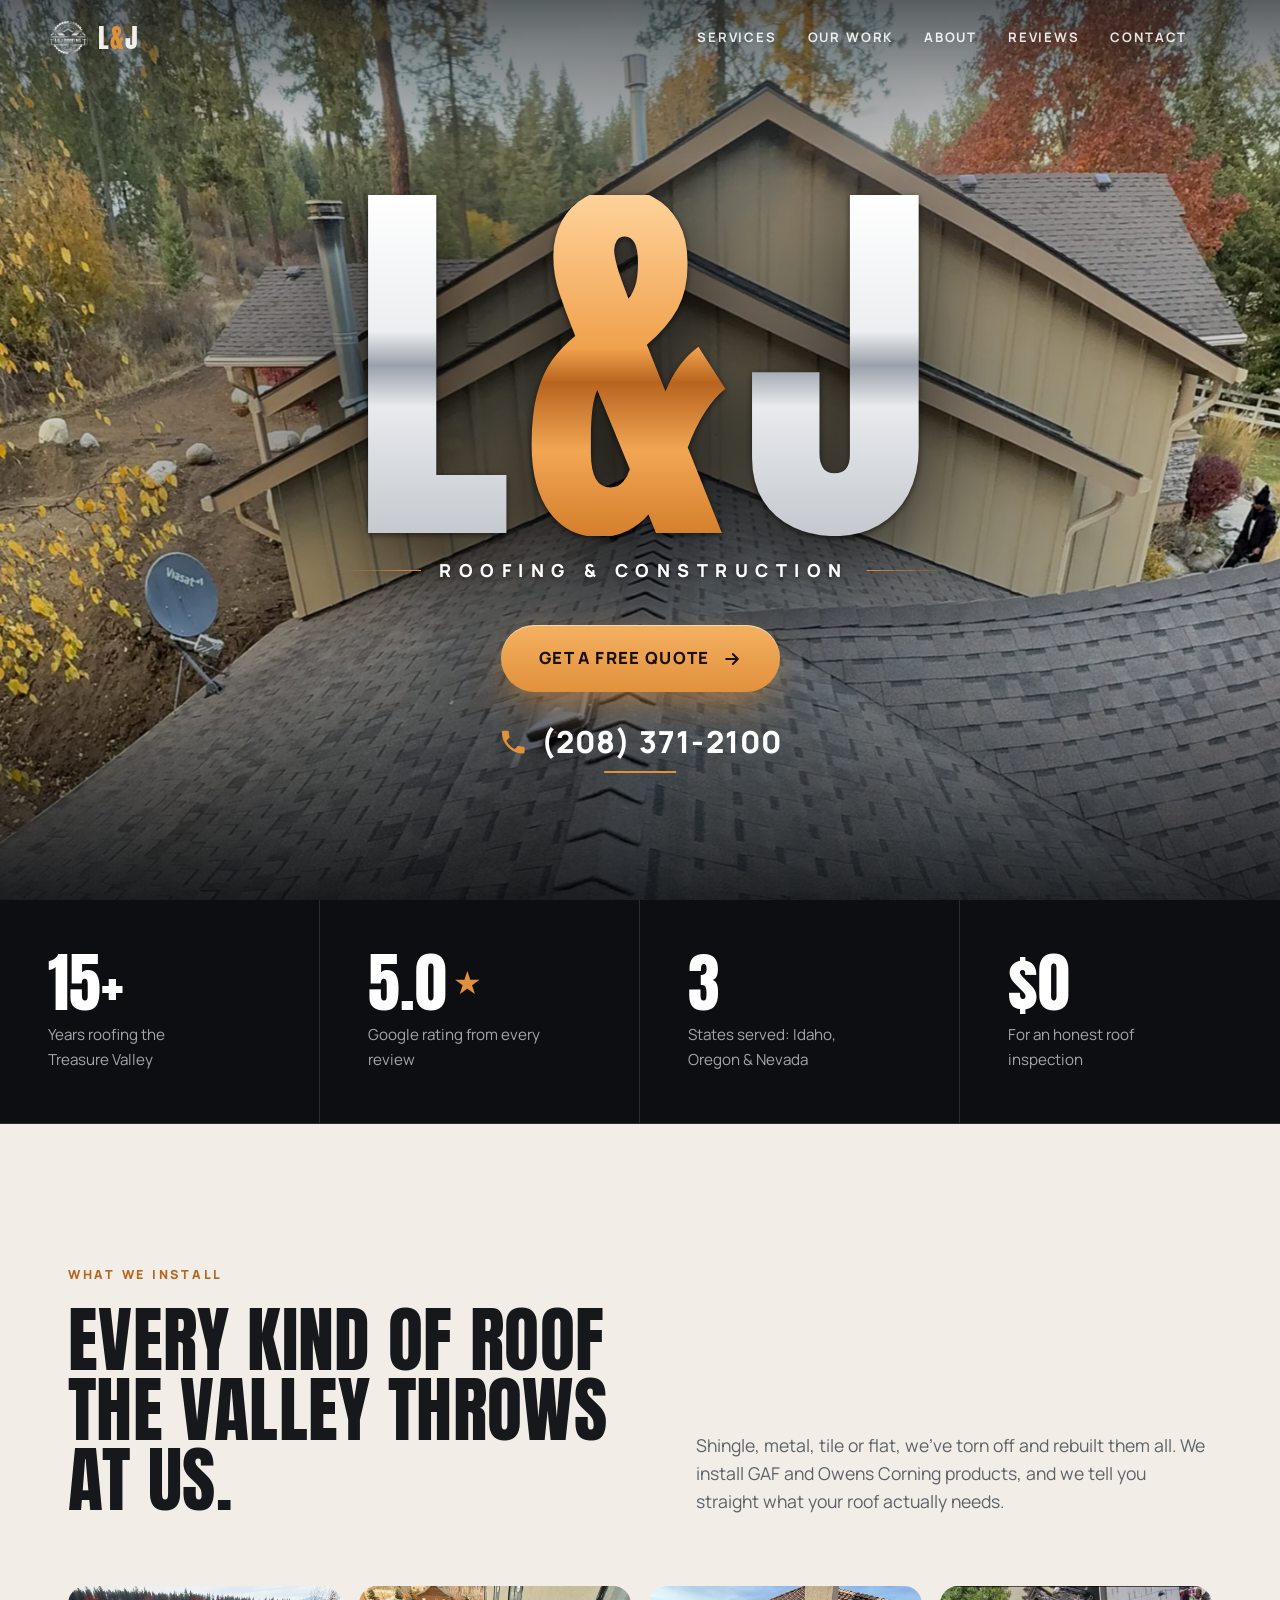
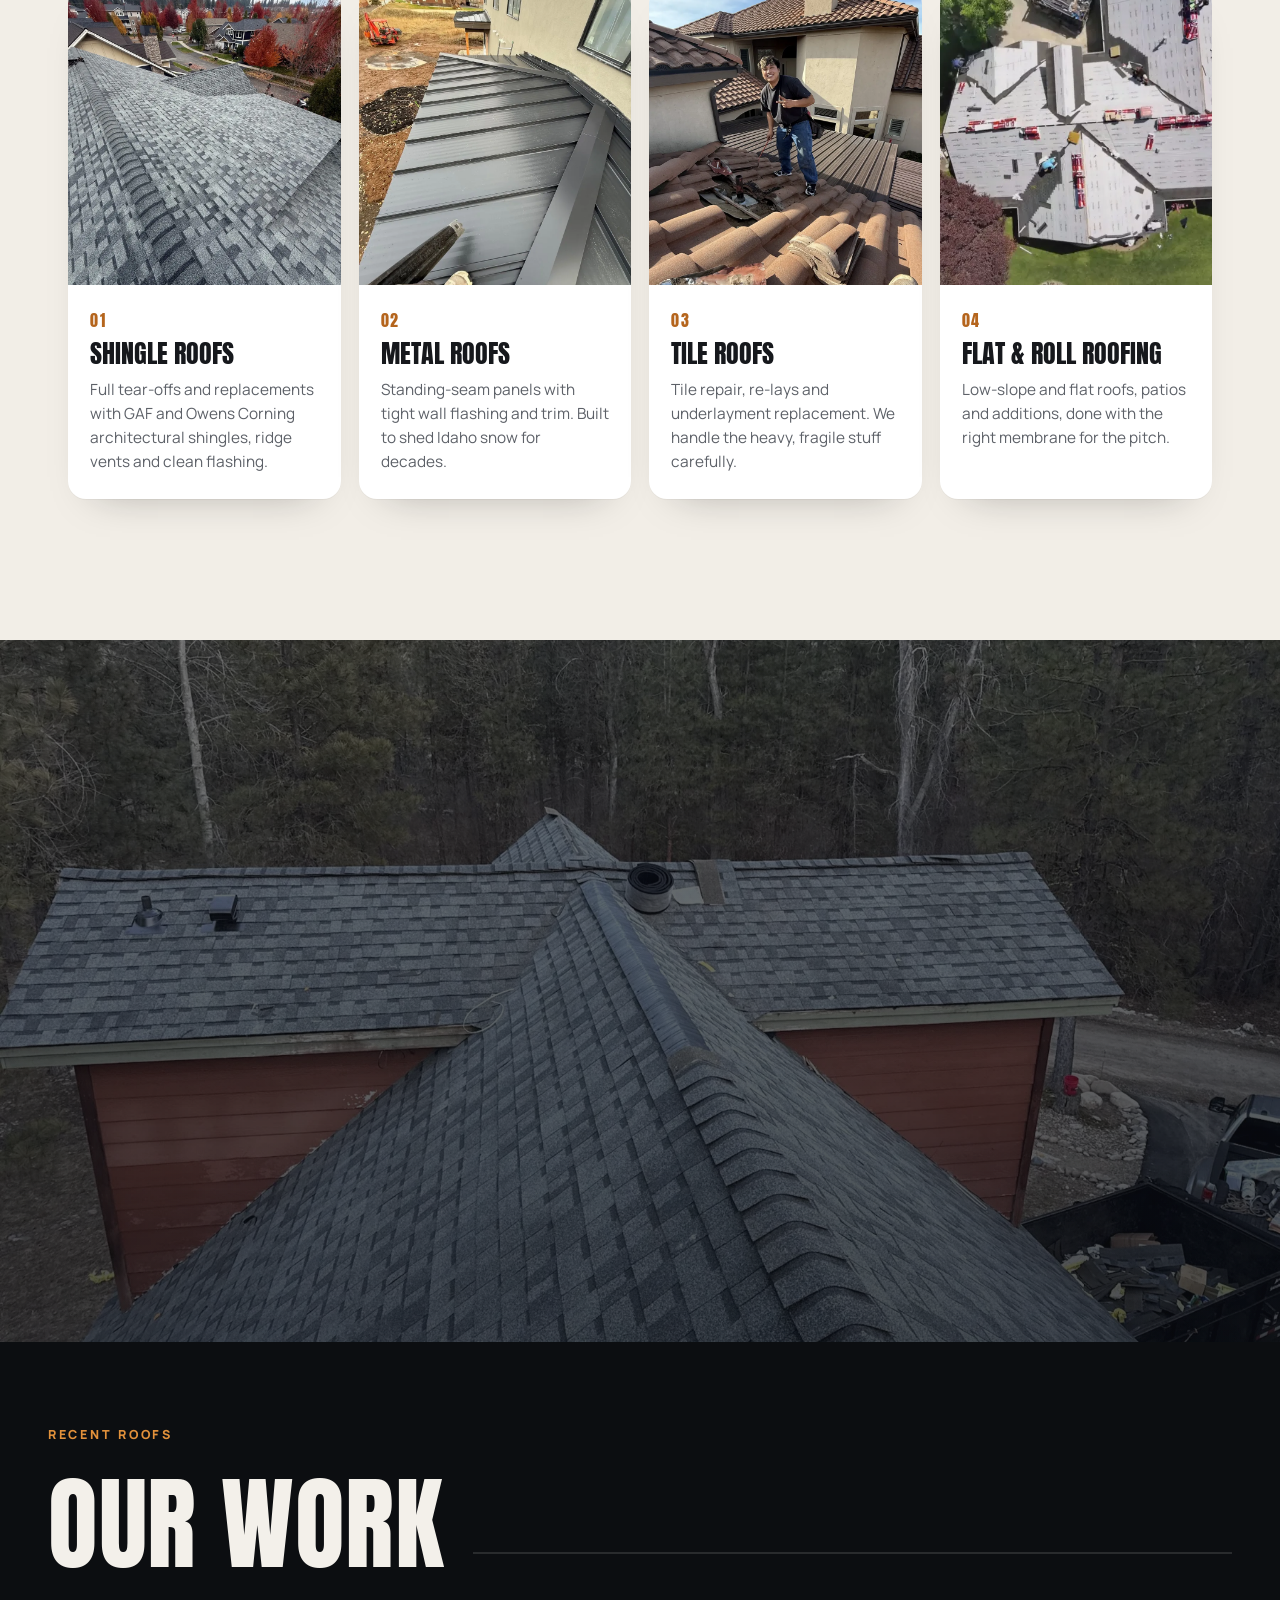
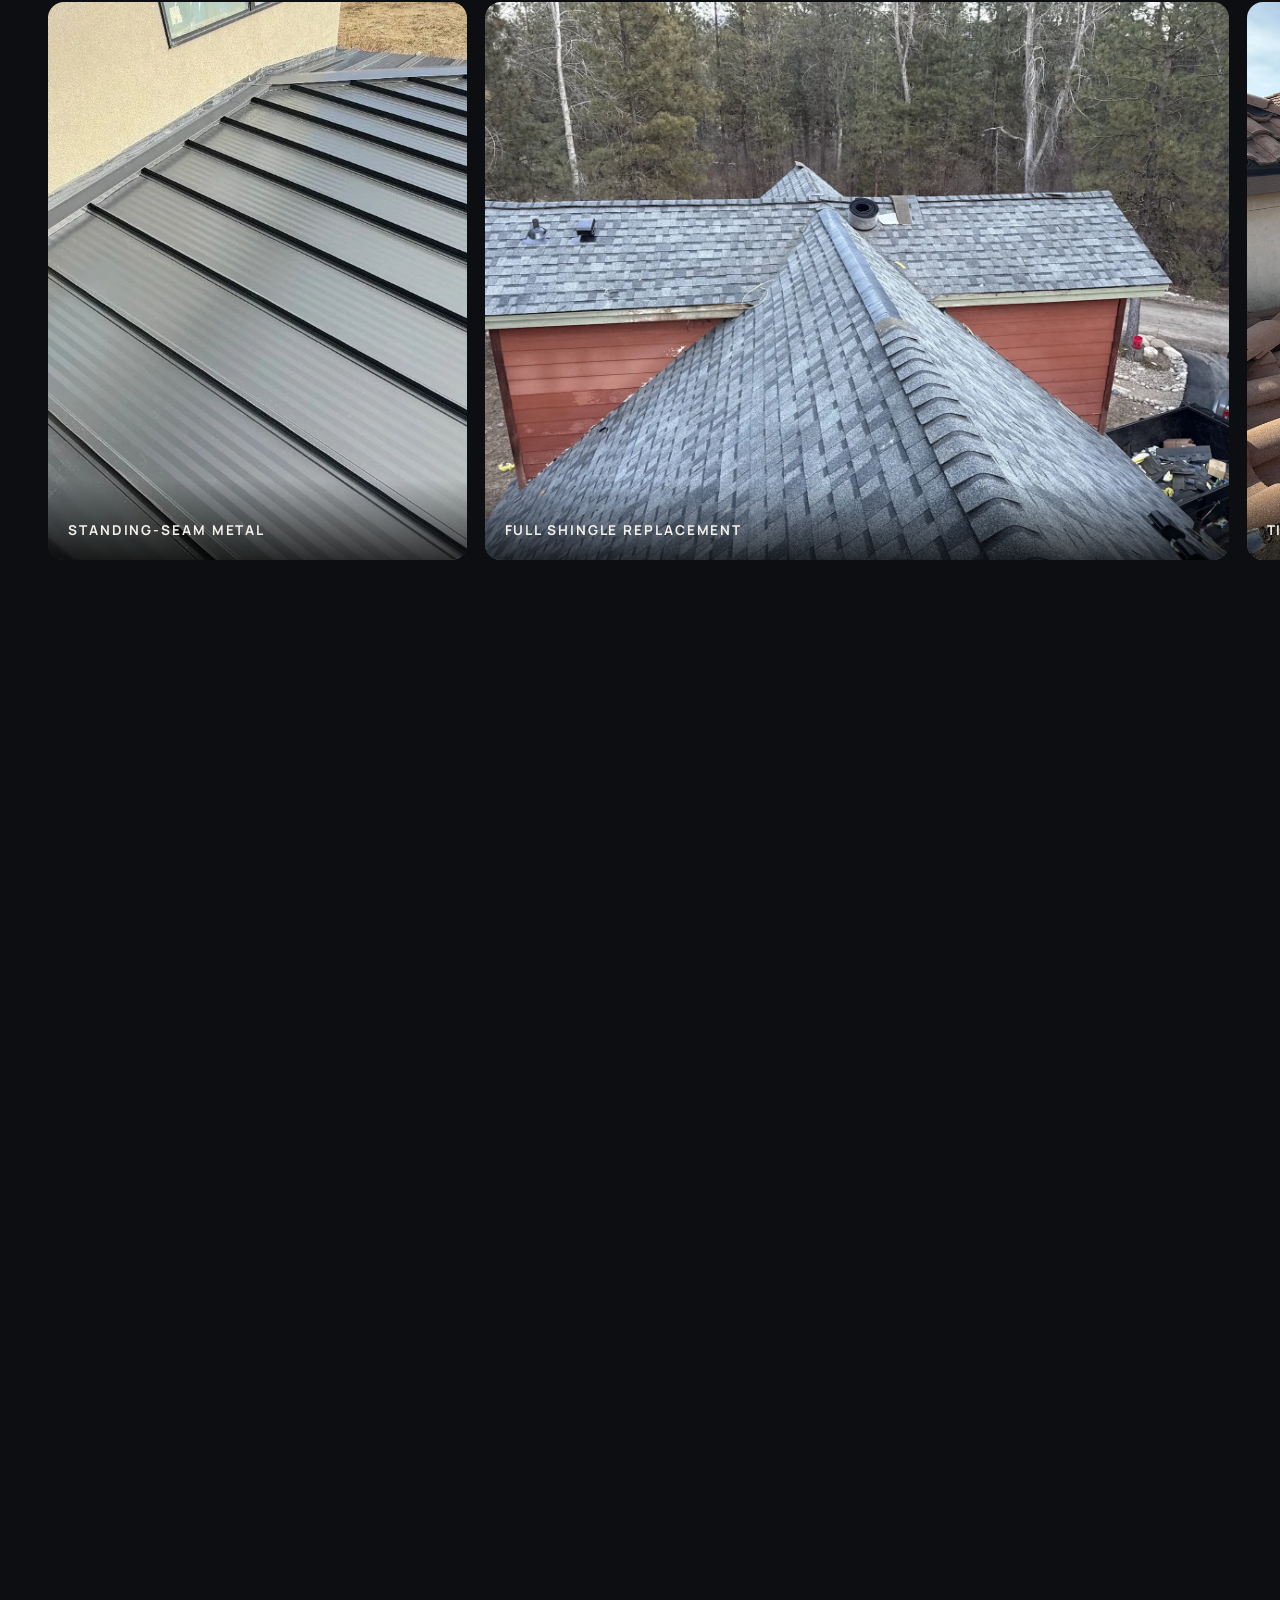
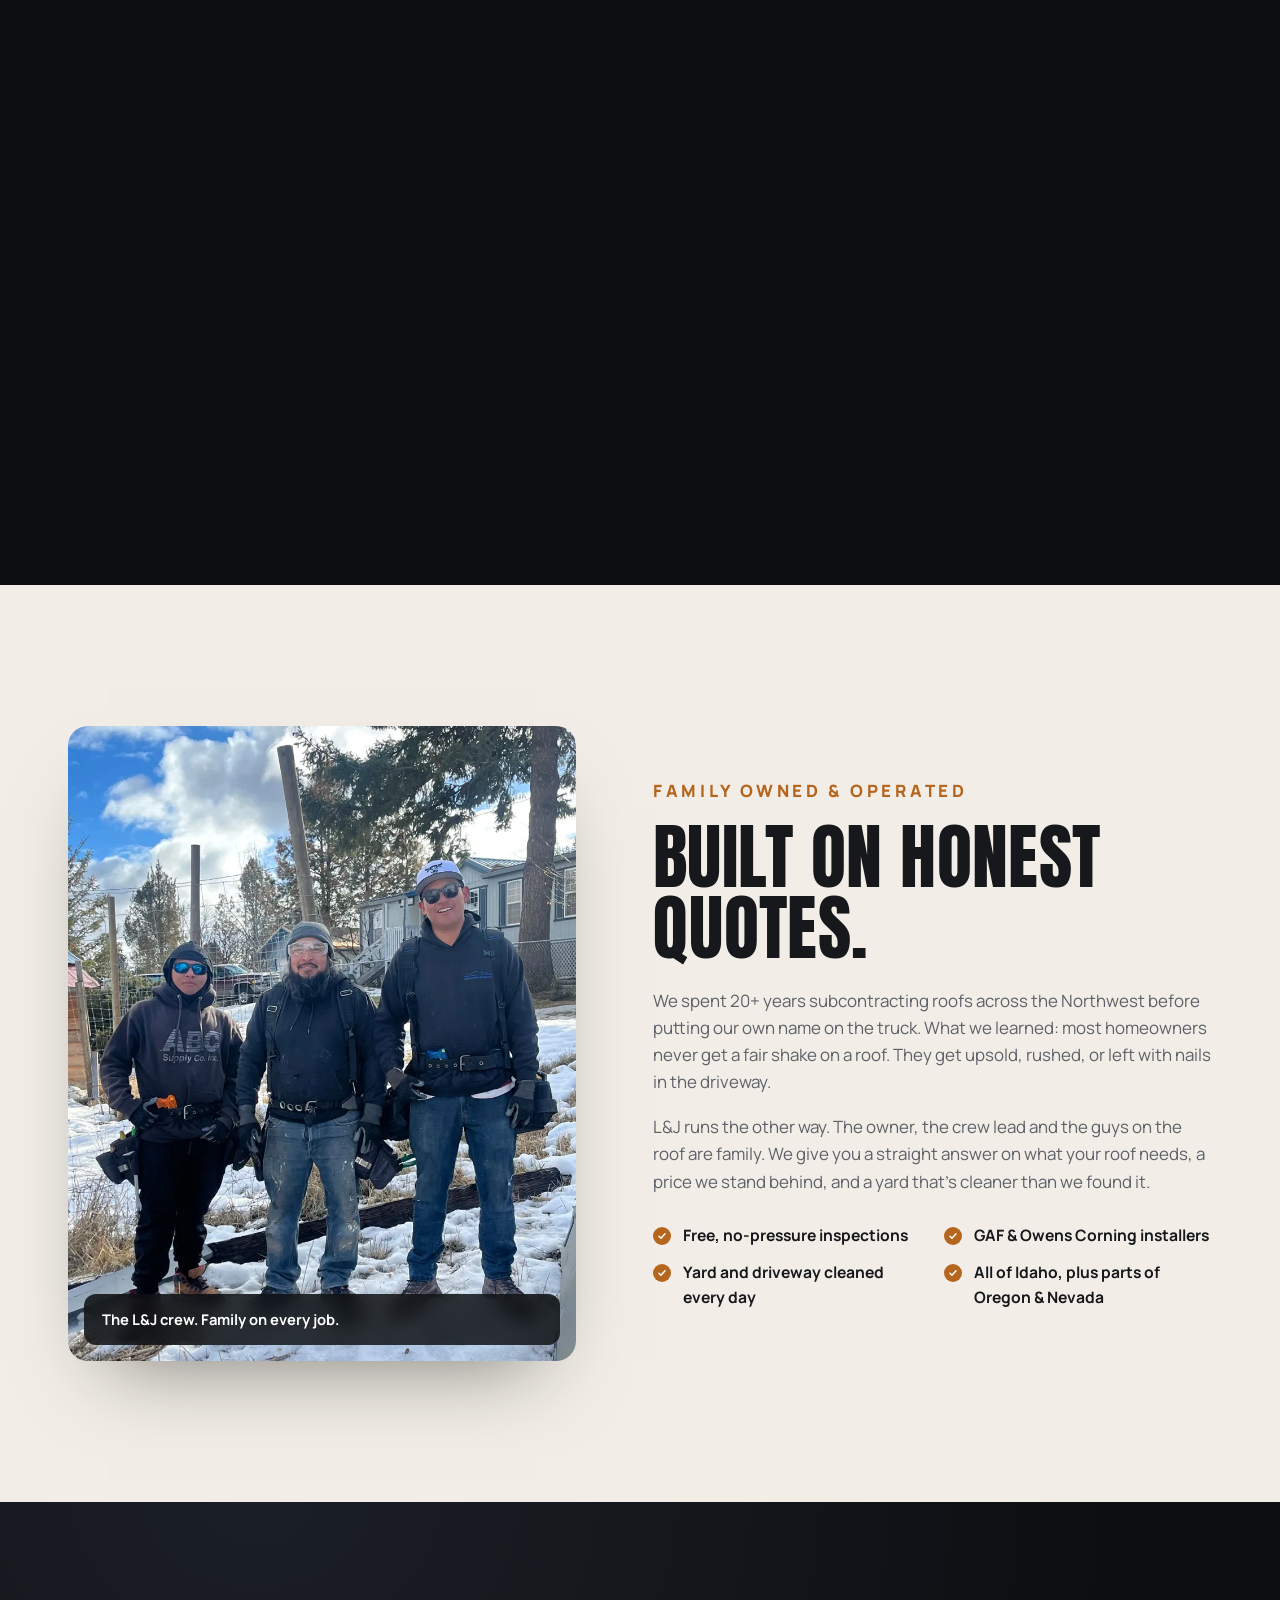
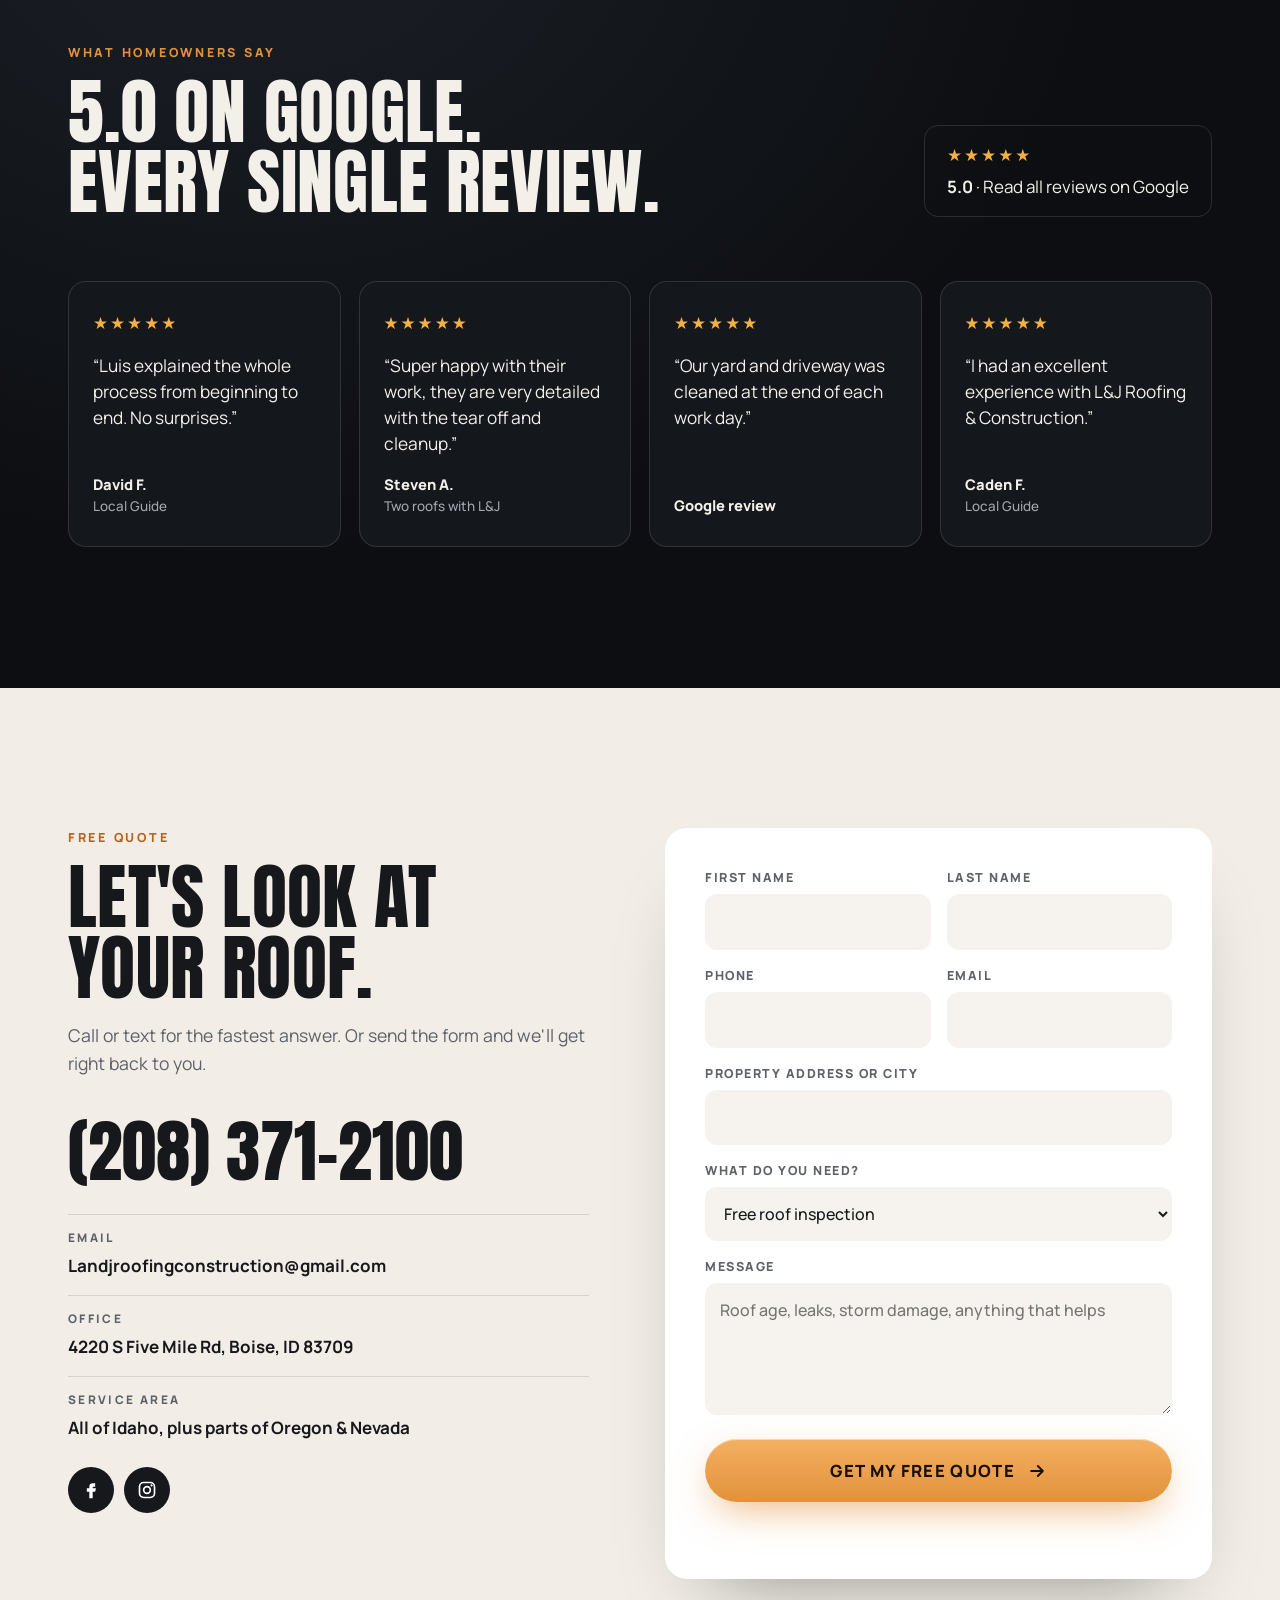
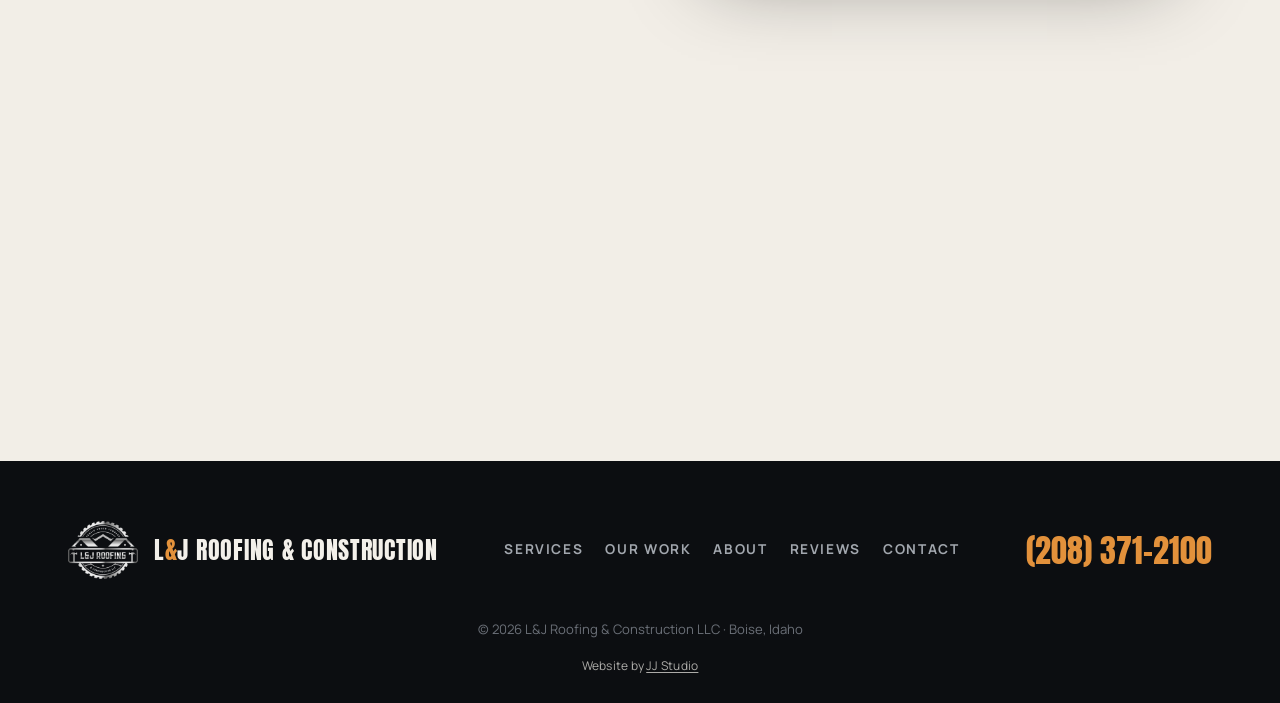
<file: index.html>
<!doctype html>
<html lang="en">
<head>
<meta charset="utf-8">
<meta name="viewport" content="width=device-width, initial-scale=1, viewport-fit=cover">
<title>L&amp;J Roofing &amp; Construction | Boise, Idaho Roofing Contractor</title>
<meta name="description" content="Family-owned roofing in Boise and the Treasure Valley. Shingle, metal, tile and flat roofs. Free, honest inspections. Call (208) 371-2100.">
<meta name="theme-color" content="#0c0e11">
<meta property="og:type" content="website">
<meta property="og:site_name" content="L&amp;J Roofing &amp; Construction">
<meta property="og:url" content="https://lnjroofing.com/">
<meta property="og:title" content="L&amp;J Roofing &amp; Construction | Boise, Idaho">
<meta property="og:description" content="Family-owned roofers. Shingle, metal, tile and flat roofs. Free, honest inspections. Call (208) 371-2100.">
<meta property="og:image" content="https://lnjroofing.com/img/share.jpg?v=2">
<meta property="og:image:secure_url" content="https://lnjroofing.com/img/share.jpg?v=2">
<meta property="og:image:type" content="image/jpeg">
<meta property="og:image:width" content="1200">
<meta property="og:image:height" content="630">
<meta property="og:image:alt" content="L&amp;J Roofing &amp; Construction, free quote (208) 371-2100">
<meta name="twitter:card" content="summary_large_image">
<meta name="twitter:title" content="L&amp;J Roofing &amp; Construction | Boise, Idaho">
<meta name="twitter:description" content="Family-owned roofers. Free, honest inspections. (208) 371-2100">
<meta name="twitter:image" content="https://lnjroofing.com/img/share.jpg?v=2">
<link rel="canonical" href="https://lnjroofing.com/">
<link rel="apple-touch-icon" href="img/logo.png">
<link rel="icon" type="image/png" href="img/logo.png">
<link rel="preload" as="image" href="img/hero.webp" media="(min-width: 901px) and (max-width: 1920px)">
<link rel="preload" as="image" href="img/hero-xl.webp" media="(min-width: 1921px)">
<link rel="preload" as="image" href="img/hero-sm.webp" media="(max-width: 900px)">
<link rel="preconnect" href="https://fonts.googleapis.com">
<link rel="preconnect" href="https://fonts.gstatic.com" crossorigin>
<link href="https://fonts.googleapis.com/css2?family=Anton&family=Manrope:wght@400;500;600;700;800&display=swap" rel="stylesheet">
<link rel="stylesheet" href="styles.css">
<script type="application/ld+json">
{
  "@context": "https://schema.org",
  "@type": "RoofingContractor",
  "name": "L&J Roofing & Construction LLC",
  "telephone": "+1-208-371-2100",
  "email": "Landjroofingconstruction@gmail.com",
  "url": "https://lnjroofing.com/",
  "image": "https://lnjroofing.com/img/share.jpg",
  "address": {"@type": "PostalAddress","streetAddress": "4220 S Five Mile Rd","addressLocality": "Boise","addressRegion": "ID","postalCode": "83709","addressCountry": "US"},
  "geo": {"@type": "GeoCoordinates","latitude": 43.5646608,"longitude": -116.3138381},
  "areaServed": ["Idaho","Oregon","Nevada"],
  "aggregateRating": {"@type": "AggregateRating","ratingValue": "5.0","reviewCount": "9"},
  "sameAs": ["https://www.facebook.com/share/19y1dvjdX4/","https://www.instagram.com/landjroofingandconstruction"]
}
</script>
</head>
<body>

<header class="nav" id="nav">
  <a href="#top" class="brand" aria-label="L&amp;J Roofing home">
    <img src="img/logo.png" alt="" width="40" height="33">
    <span>L<em>&amp;</em>J</span>
  </a>
  <nav class="links" id="links" aria-label="Main">
    <a href="#services">Services</a>
    <a href="#work">Our Work</a>
    <a href="#about">About</a>
    <a href="#reviews">Reviews</a>
    <a href="#contact">Contact</a>
    <a href="tel:+12083712100" class="nav-phone">(208) 371-2100</a>
  </nav>
  <button class="burger" id="burger" aria-label="Open menu" aria-expanded="false" aria-controls="links"><span></span><span></span></button>
</header>

<main>
  <!-- HERO: name, free quote, phone. Nothing else. -->
  <section class="hero" id="top">
    <div class="hero-media" id="heroMedia">
      <picture>
        <source media="(max-width: 900px)" srcset="img/hero-sm.webp">
        <source media="(min-width: 1921px)" srcset="img/hero-xl.webp">
        <img src="img/hero.webp" width="1920" height="1200" alt="Finished L&amp;J shingle roof with a new ridge cap, surrounded by fall color" fetchpriority="high">
      </picture>
    </div>
    <div class="hero-shade"></div>
    <div class="hero-inner" id="heroInner">
      <h1 class="wordmark">
        <span class="sr">L&amp;J Roofing &amp; Construction</span>
        <span class="wm" aria-hidden="true"><span class="ch"><i>L</i></span><span class="ch amp"><i>&amp;</i></span><span class="ch"><i>J</i></span></span>
        <span class="sub" aria-hidden="true">Roofing &amp; Construction</span>
      </h1>
      <a href="#contact" class="btn-quote">Get a Free Quote <svg viewBox="0 0 24 24" aria-hidden="true"><path d="M5 12h14M13 6l6 6-6 6"/></svg></a>
      <a href="tel:+12083712100" class="hero-phone"><svg viewBox="0 0 24 24" aria-hidden="true"><path d="M6.6 10.8a15.1 15.1 0 0 0 6.6 6.6l2.2-2.2a1 1 0 0 1 1-.25 11.4 11.4 0 0 0 3.6.57 1 1 0 0 1 1 1V20a1 1 0 0 1-1 1A17 17 0 0 1 3 4a1 1 0 0 1 1-1h3.5a1 1 0 0 1 1 1c0 1.25.2 2.45.57 3.57a1 1 0 0 1-.25 1z"/></svg>(208) 371-2100</a>
    </div>
  </section>

  <!-- STATS -->
  <section class="stats" aria-label="Quick facts">
    <div class="stat rv"><b><span class="count" data-to="15">0</span>+</b><span>Years roofing the Treasure&nbsp;Valley</span></div>
    <div class="stat rv"><b><span class="count" data-to="5" data-dec="1">0</span><small>&#9733;</small></b><span>Google rating from every review</span></div>
    <div class="stat rv"><b><span class="count" data-to="3">0</span></b><span>States served: Idaho, Oregon &amp; Nevada</span></div>
    <div class="stat rv"><b>$<span class="count" data-to="0">0</span></b><span>For an honest roof inspection</span></div>
  </section>

  <!-- SERVICES -->
  <section class="services light" id="services">
    <div class="wrap">
      <div class="head rv">
        <p class="kicker">What we install</p>
        <h2>Every kind of roof<br>the valley throws at us.</h2>
        <p class="lede">Shingle, metal, tile or flat, we've torn off and rebuilt them all. We install GAF and Owens Corning products, and we tell you straight what your roof actually needs.</p>
      </div>
      <div class="svc-grid">
        <article class="svc rv">
          <div class="svc-img"><img src="img/fall-ridge-sm.webp" alt="New architectural shingle roof with ridge cap, autumn trees behind" loading="lazy"></div>
          <div class="svc-body"><span class="num">01</span><h3>Shingle Roofs</h3><p>Full tear-offs and replacements with GAF and Owens Corning architectural shingles, ridge vents and clean flashing.</p></div>
        </article>
        <article class="svc rv">
          <div class="svc-img"><img src="img/metal-2-sm.webp" alt="Charcoal standing-seam metal roof on a new home" loading="lazy"></div>
          <div class="svc-body"><span class="num">02</span><h3>Metal Roofs</h3><p>Standing-seam panels with tight wall flashing and trim. Built to shed Idaho snow for decades.</p></div>
        </article>
        <article class="svc rv">
          <div class="svc-img"><img src="img/tile-sm.webp" alt="L&amp;J roofer working on a clay tile roof" loading="lazy"></div>
          <div class="svc-body"><span class="num">03</span><h3>Tile Roofs</h3><p>Tile repair, re-lays and underlayment replacement. We handle the heavy, fragile stuff carefully.</p></div>
        </article>
        <article class="svc rv">
          <div class="svc-img"><img src="img/aerial-sm.webp" alt="Aerial view of a roof during tear-off with new underlayment" loading="lazy"></div>
          <div class="svc-body"><span class="num">04</span><h3>Flat &amp; Roll Roofing</h3><p>Low-slope and flat roofs, patios and additions, done with the right membrane for the pitch.</p></div>
        </article>
      </div>
    </div>
  </section>

  <!-- INSPECTION BAND -->
  <section class="band" aria-label="Free inspections">
    <div class="band-bg" data-parallax><img src="img/forest-ridge.webp" alt="" loading="lazy"></div>
    <div class="band-inner rv">
      <p class="kicker">Free &amp; honest inspections</p>
      <h2>If your roof has years left,<br>we'll tell you.</h2>
      <a href="#contact" class="btn-quote small">Book a Free Inspection <svg viewBox="0 0 24 24" aria-hidden="true"><path d="M5 12h14M13 6l6 6-6 6"/></svg></a>
    </div>
  </section>

  <!-- WORK: pinned horizontal gallery -->
  <section class="work" id="work">
    <div class="work-sticky">
      <div class="work-head">
        <p class="kicker">Recent roofs</p>
        <h2>Our work</h2>
        <div class="work-bar"><span id="workBar"></span></div>
      </div>
      <div class="work-track" id="workTrack">
        <figure class="tall"><img src="img/metal-1.webp" alt="Standing-seam metal roof against stucco wall" loading="lazy"><figcaption>Standing-seam metal</figcaption></figure>
        <figure class="wide"><img src="img/forest-ridge.webp" alt="Finished shingle roof ridge surrounded by pine forest" loading="lazy"><figcaption>Full shingle replacement</figcaption></figure>
        <figure class="tall"><img src="img/tile.webp" alt="Tile roof repair in progress" loading="lazy"><figcaption>Tile repair</figcaption></figure>
        <figure class="wide"><img src="img/house-truck.webp" alt="Cabin-style home with new roof and L&amp;J truck in the driveway" loading="lazy"><figcaption>Re-roof, tear-off to cleanup</figcaption></figure>
        <figure class="tall"><img src="img/cupola-sm.webp" alt="Cedar-clad roof peak detail over new shingles" loading="lazy"><figcaption>Custom detail work</figcaption></figure>
        <figure class="wide"><img src="img/aerial2.webp" alt="Aerial view of a roof being re-sheathed" loading="lazy"><figcaption>Decking &amp; sheathing</figcaption></figure>
        <figure class="tall"><img src="img/metal-wall-sm.webp" alt="Black metal panel roof edge" loading="lazy"><figcaption>Metal, new construction</figcaption></figure>
        <figure class="wide"><img src="img/tearoff.webp" alt="Shingle roof with dump trailer below for tear-off debris" loading="lazy"><figcaption>Tear-off &amp; haul-away</figcaption></figure>
        <figure class="tall"><img src="img/gable-sm.webp" alt="New shingle roof on a two-story home with fall color" loading="lazy"><figcaption>Architectural shingles</figcaption></figure>
        <figure class="wide"><img src="img/modern.webp" alt="Modern new-build home with metal roof" loading="lazy"><figcaption>New-build homes</figcaption></figure>
      </div>
    </div>
  </section>

  <!-- ABOUT -->
  <section class="about light" id="about">
    <div class="wrap about-grid">
      <div class="about-photo rv">
        <img src="img/crew-sm.webp" alt="The L&amp;J Roofing crew on a snowy job site" loading="lazy">
        <div class="tag">The L&amp;J crew. Family on every job.</div>
      </div>
      <div class="about-copy rv">
        <p class="kicker">Family owned &amp; operated</p>
        <h2>Built on honest quotes.</h2>
        <p>We spent 20+ years subcontracting roofs across the Northwest before putting our own name on the truck. What we learned: most homeowners never get a fair shake on a roof. They get upsold, rushed, or left with nails in the driveway.</p>
        <p>L&amp;J runs the other way. The owner, the crew lead and the guys on the roof are family. We give you a straight answer on what your roof needs, a price we stand behind, and a yard that's cleaner than we found it.</p>
        <ul class="ticks">
          <li>Free, no-pressure inspections</li>
          <li>GAF &amp; Owens Corning installers</li>
          <li>Yard and driveway cleaned every day</li>
          <li>All of Idaho, plus parts of Oregon &amp; Nevada</li>
        </ul>
      </div>
    </div>
  </section>

  <!-- REVIEWS -->
  <section class="reviews" id="reviews">
    <div class="wrap">
      <div class="rev-head rv">
        <div>
          <p class="kicker">What homeowners say</p>
          <h2>5.0 on Google.<br>Every single review.</h2>
        </div>
        <a class="g-badge" href="https://www.google.com/maps?cid=14926346795720612753" target="_blank" rel="noopener">
          <span class="stars" aria-hidden="true">&#9733;&#9733;&#9733;&#9733;&#9733;</span>
          <span><b>5.0</b> &middot; Read all reviews on Google</span>
        </a>
      </div>
      <div class="rev-grid">
        <blockquote class="rev rv"><span class="stars">&#9733;&#9733;&#9733;&#9733;&#9733;</span><p>&ldquo;Luis explained the whole process from beginning to end. No surprises.&rdquo;</p><footer>David F. <span>Local Guide</span></footer></blockquote>
        <blockquote class="rev rv"><span class="stars">&#9733;&#9733;&#9733;&#9733;&#9733;</span><p>&ldquo;Super happy with their work, they are very detailed with the tear off and cleanup.&rdquo;</p><footer>Steven A. <span>Two roofs with L&amp;J</span></footer></blockquote>
        <blockquote class="rev rv"><span class="stars">&#9733;&#9733;&#9733;&#9733;&#9733;</span><p>&ldquo;Our yard and driveway was cleaned at the end of each work day.&rdquo;</p><footer>Google review</footer></blockquote>
        <blockquote class="rev rv"><span class="stars">&#9733;&#9733;&#9733;&#9733;&#9733;</span><p>&ldquo;I had an excellent experience with L&amp;J Roofing &amp; Construction.&rdquo;</p><footer>Caden F. <span>Local Guide</span></footer></blockquote>
      </div>
    </div>
  </section>

  <!-- CONTACT -->
  <section class="contact light" id="contact">
    <div class="wrap contact-grid">
      <div class="contact-info rv">
        <p class="kicker">Free quote</p>
        <h2>Let's look at your roof.</h2>
        <p class="lede">Call or text for the fastest answer. Or send the form and we'll get right back to you.</p>
        <a href="tel:+12083712100" class="big-phone">(208) 371-2100</a>
        <dl>
          <div><dt>Email</dt><dd><a href="mailto:Landjroofingconstruction@gmail.com">Landjroofingconstruction@gmail.com</a></dd></div>
          <div><dt>Office</dt><dd><a href="https://maps.google.com/?q=4220+S+Five+Mile+Rd,+Boise,+ID+83709" target="_blank" rel="noopener">4220 S Five Mile Rd, Boise, ID 83709</a></dd></div>
          <div><dt>Service area</dt><dd>All of Idaho, plus parts of Oregon &amp; Nevada</dd></div>
        </dl>
        <div class="social">
          <a href="https://www.facebook.com/share/19y1dvjdX4/?mibextid=wwXIfr" target="_blank" rel="noopener" aria-label="Facebook"><svg viewBox="0 0 24 24"><path d="M14 8h3V4h-3c-2.8 0-4 1.7-4 4.3V10H7v4h3v8h4v-8h3l1-4h-4V8.6c0-.4.3-.6.7-.6z"/></svg></a>
          <a href="https://www.instagram.com/landjroofingandconstruction" target="_blank" rel="noopener" aria-label="Instagram"><svg viewBox="0 0 24 24"><rect x="3" y="3" width="18" height="18" rx="5" fill="none" stroke="currentColor" stroke-width="2"/><circle cx="12" cy="12" r="4" fill="none" stroke="currentColor" stroke-width="2"/><circle cx="17.5" cy="6.5" r="1.3"/></svg></a>
        </div>
      </div>
      <form class="quote rv" id="quoteForm" action="https://formsubmit.co/Landjroofingconstruction@gmail.com" method="POST">
        <input type="hidden" name="_subject" value="New free quote request from lnjroofing.com">
        <input type="hidden" name="_template" value="table">
        <input type="hidden" name="_captcha" value="false">
        <input type="text" name="_honey" class="hp" tabindex="-1" autocomplete="off">
        <div class="row">
          <label>First name<input name="First name" required autocomplete="given-name"></label>
          <label>Last name<input name="Last name" required autocomplete="family-name"></label>
        </div>
        <div class="row">
          <label>Phone<input name="Phone" type="tel" required autocomplete="tel"></label>
          <label>Email<input name="Email" type="email" required autocomplete="email"></label>
        </div>
        <label>Property address or city<input name="Address" autocomplete="street-address"></label>
        <label>What do you need?
          <select name="Service">
            <option>Free roof inspection</option>
            <option>Full roof replacement</option>
            <option>Roof repair / leak</option>
            <option>Metal roof</option>
            <option>Tile roof</option>
            <option>Flat or roll roofing</option>
            <option>Something else</option>
          </select>
        </label>
        <label>Message<textarea name="Message" rows="4" placeholder="Roof age, leaks, storm damage, anything that helps"></textarea></label>
        <button type="submit" class="btn-quote full">Get My Free Quote <svg viewBox="0 0 24 24" aria-hidden="true"><path d="M5 12h14M13 6l6 6-6 6"/></svg></button>
        <p class="form-note" id="formNote" role="status"></p>
      </form>
    </div>
    <div class="map rv">
      <iframe title="L&amp;J Roofing location in Boise" loading="lazy" referrerpolicy="no-referrer-when-downgrade" src="https://www.google.com/maps?q=L%26J+Roofing+%26+Construction+LLC,+4220+S+Five+Mile+Rd,+Boise,+ID+83709&amp;z=12&amp;output=embed"></iframe>
    </div>
  </section>
</main>

<footer class="foot">
  <div class="wrap foot-grid">
    <a href="#top" class="foot-brand"><img src="img/logo.png" alt="L&amp;J Roofing logo" width="90" height="74" loading="lazy"><span>L<em>&amp;</em>J Roofing &amp; Construction</span></a>
    <nav aria-label="Footer"><a href="#services">Services</a><a href="#work">Our Work</a><a href="#about">About</a><a href="#reviews">Reviews</a><a href="#contact">Contact</a></nav>
    <a href="tel:+12083712100" class="foot-phone">(208) 371-2100</a>
  </div>
  <p class="copy">&copy; <span id="yr">2026</span> L&amp;J Roofing &amp; Construction LLC &middot; Boise, Idaho</p>
<p class="jj-credit" style="flex-basis:100%;width:100%;grid-column:1/-1;margin:18px 0 0;font-size:12px;line-height:1.4;opacity:.7;text-align:center;letter-spacing:.02em">Website by <a href="https://www.jjstudiowd.com/" style="display:inline;color:inherit;text-decoration:underline;text-underline-offset:2px">JJ Studio</a></p>
</footer>

<a href="tel:+12083712100" class="callbar" id="callbar" aria-label="Call L&amp;J Roofing">
  <svg viewBox="0 0 24 24" aria-hidden="true"><path d="M6.6 10.8a15.1 15.1 0 0 0 6.6 6.6l2.2-2.2a1 1 0 0 1 1-.25 11.4 11.4 0 0 0 3.6.57 1 1 0 0 1 1 1V20a1 1 0 0 1-1 1A17 17 0 0 1 3 4a1 1 0 0 1 1-1h3.5a1 1 0 0 1 1 1c0 1.25.2 2.45.57 3.57a1 1 0 0 1-.25 1z"/></svg>
  Call for a free quote
</a>

<script src="main.js"></script>
</body>
</html>
</file>
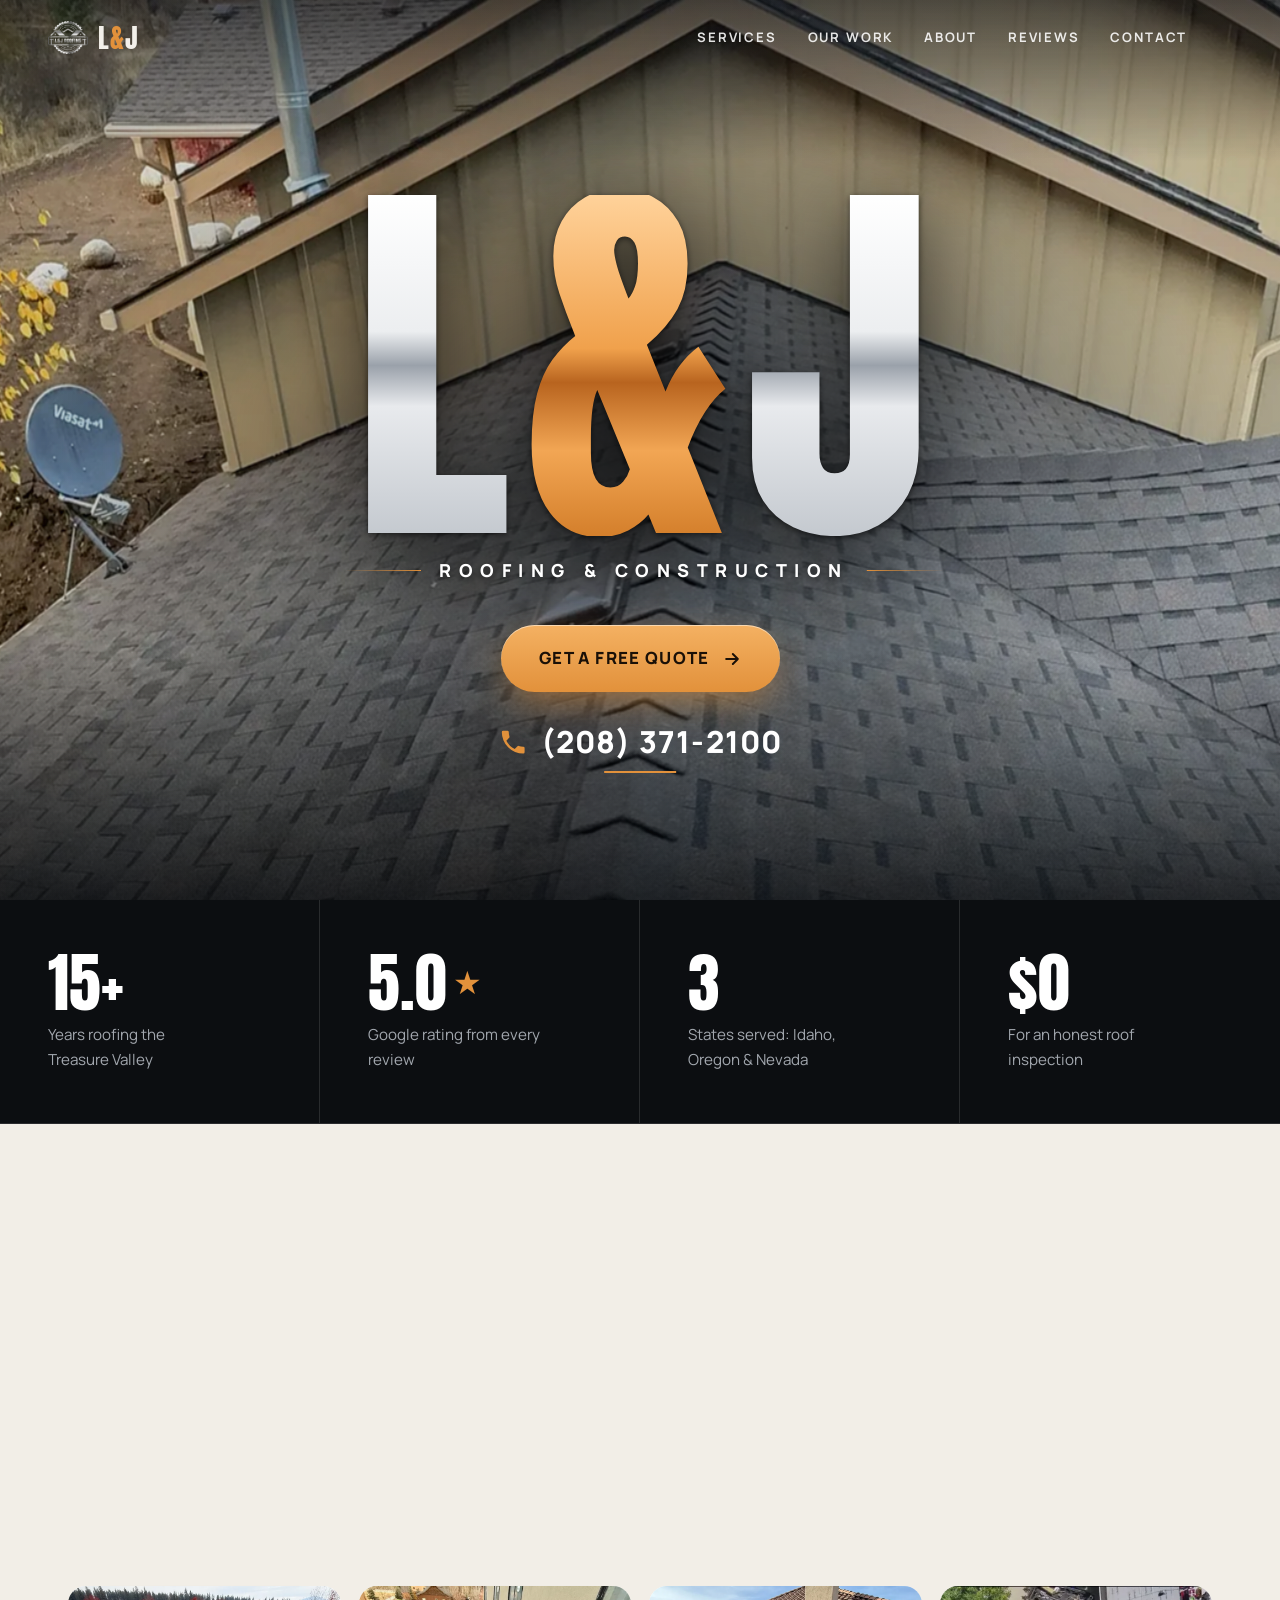
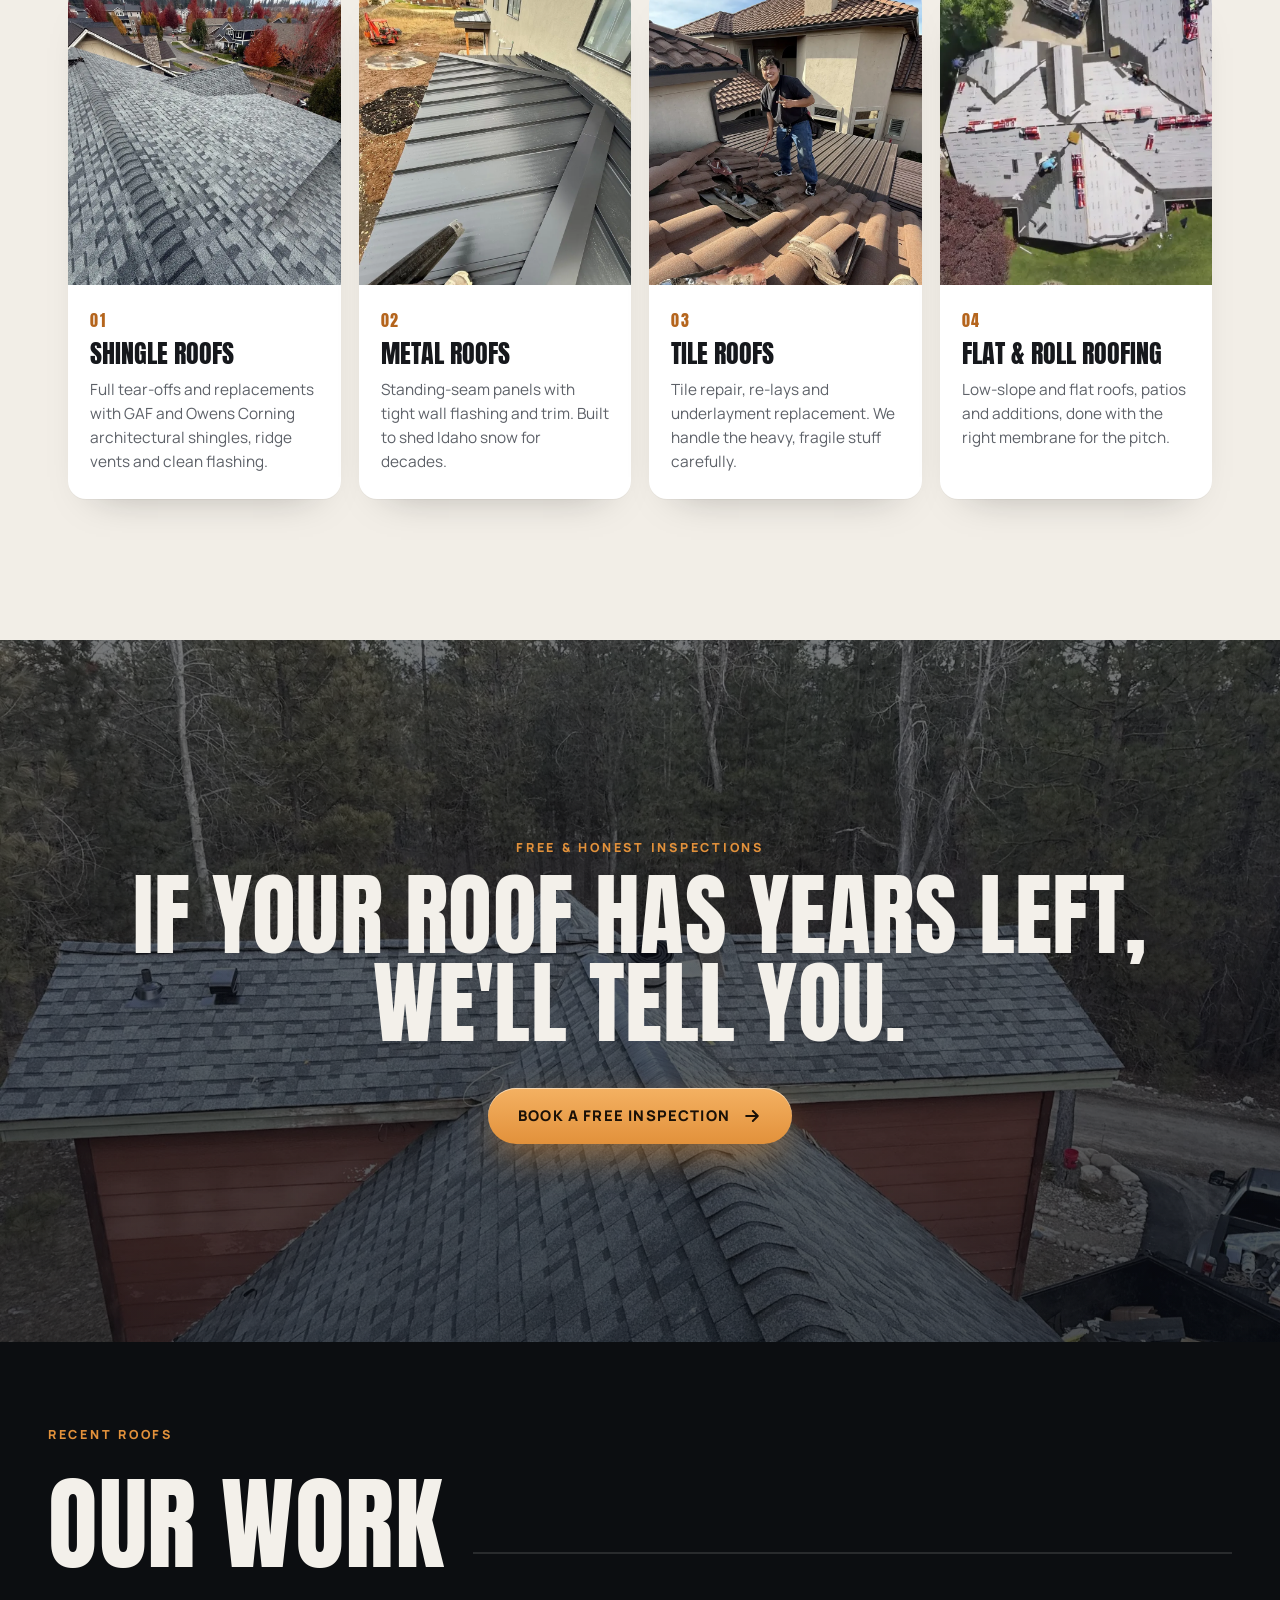
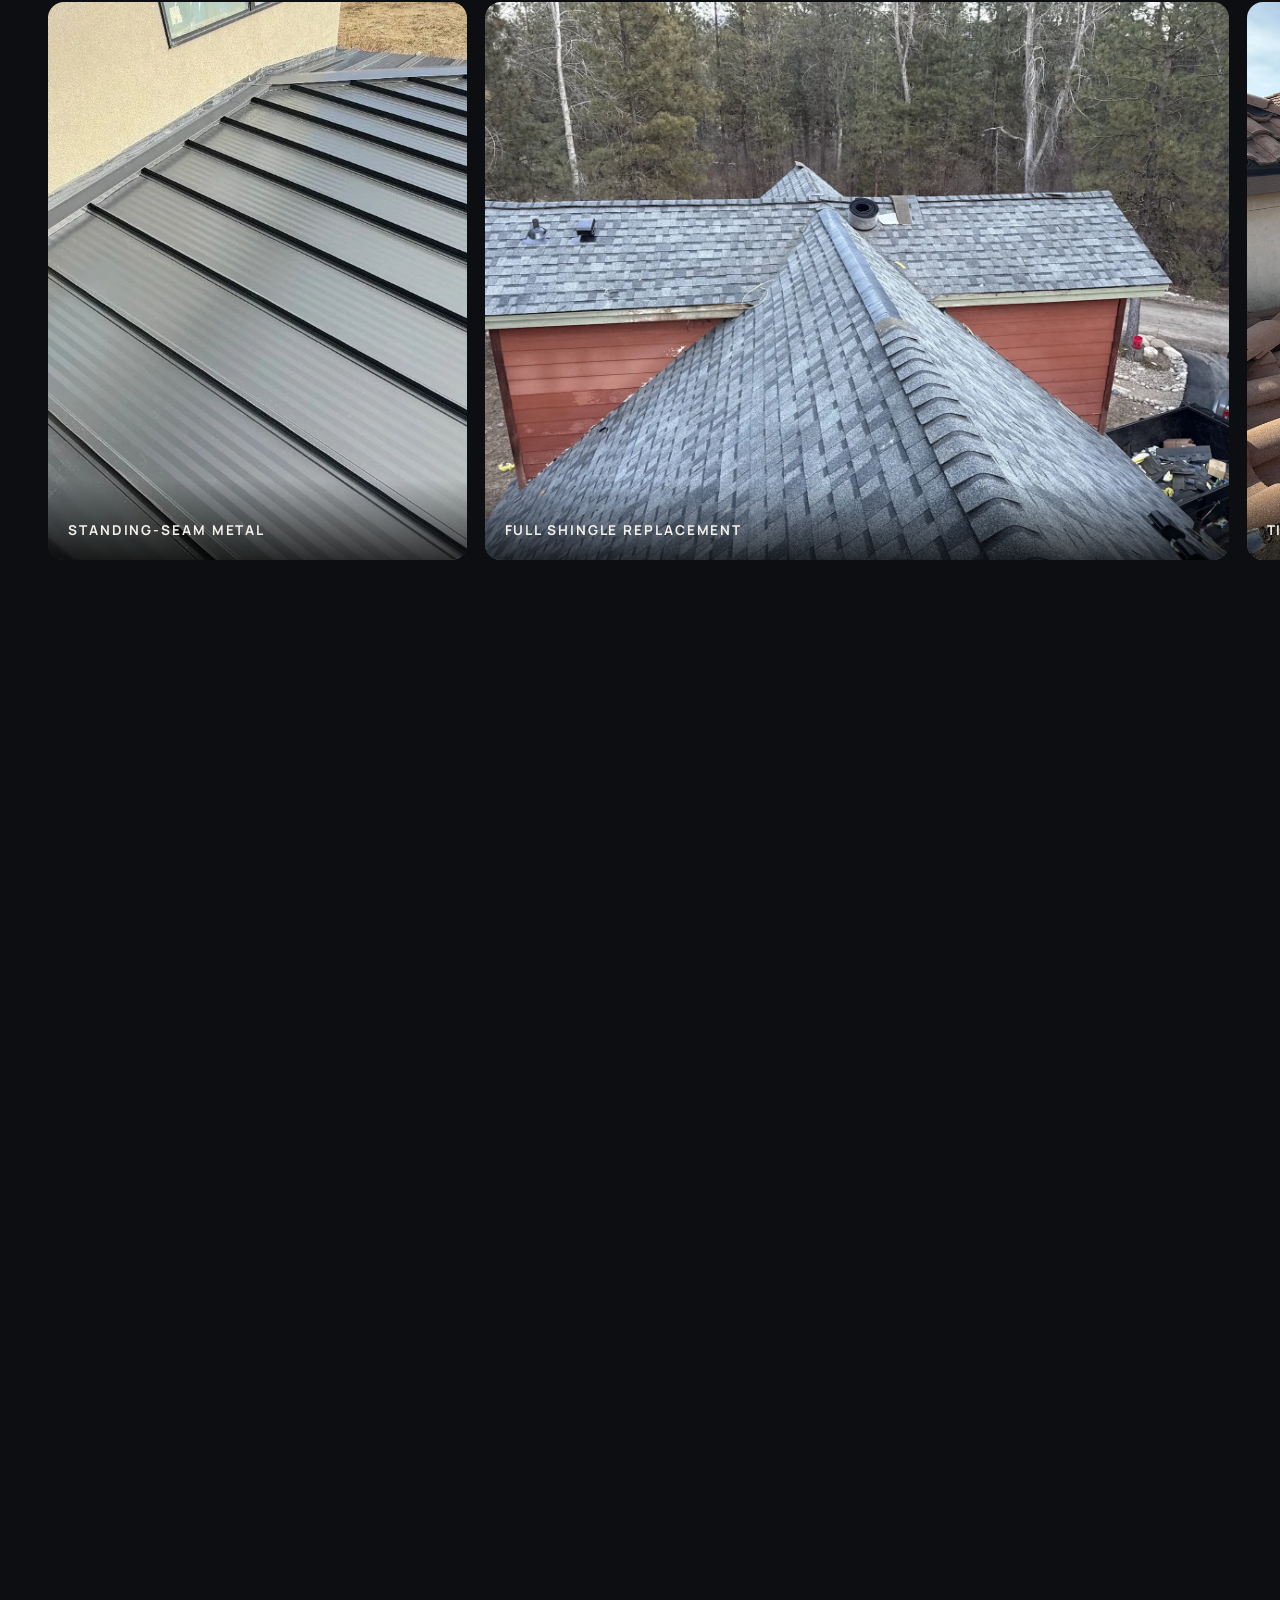
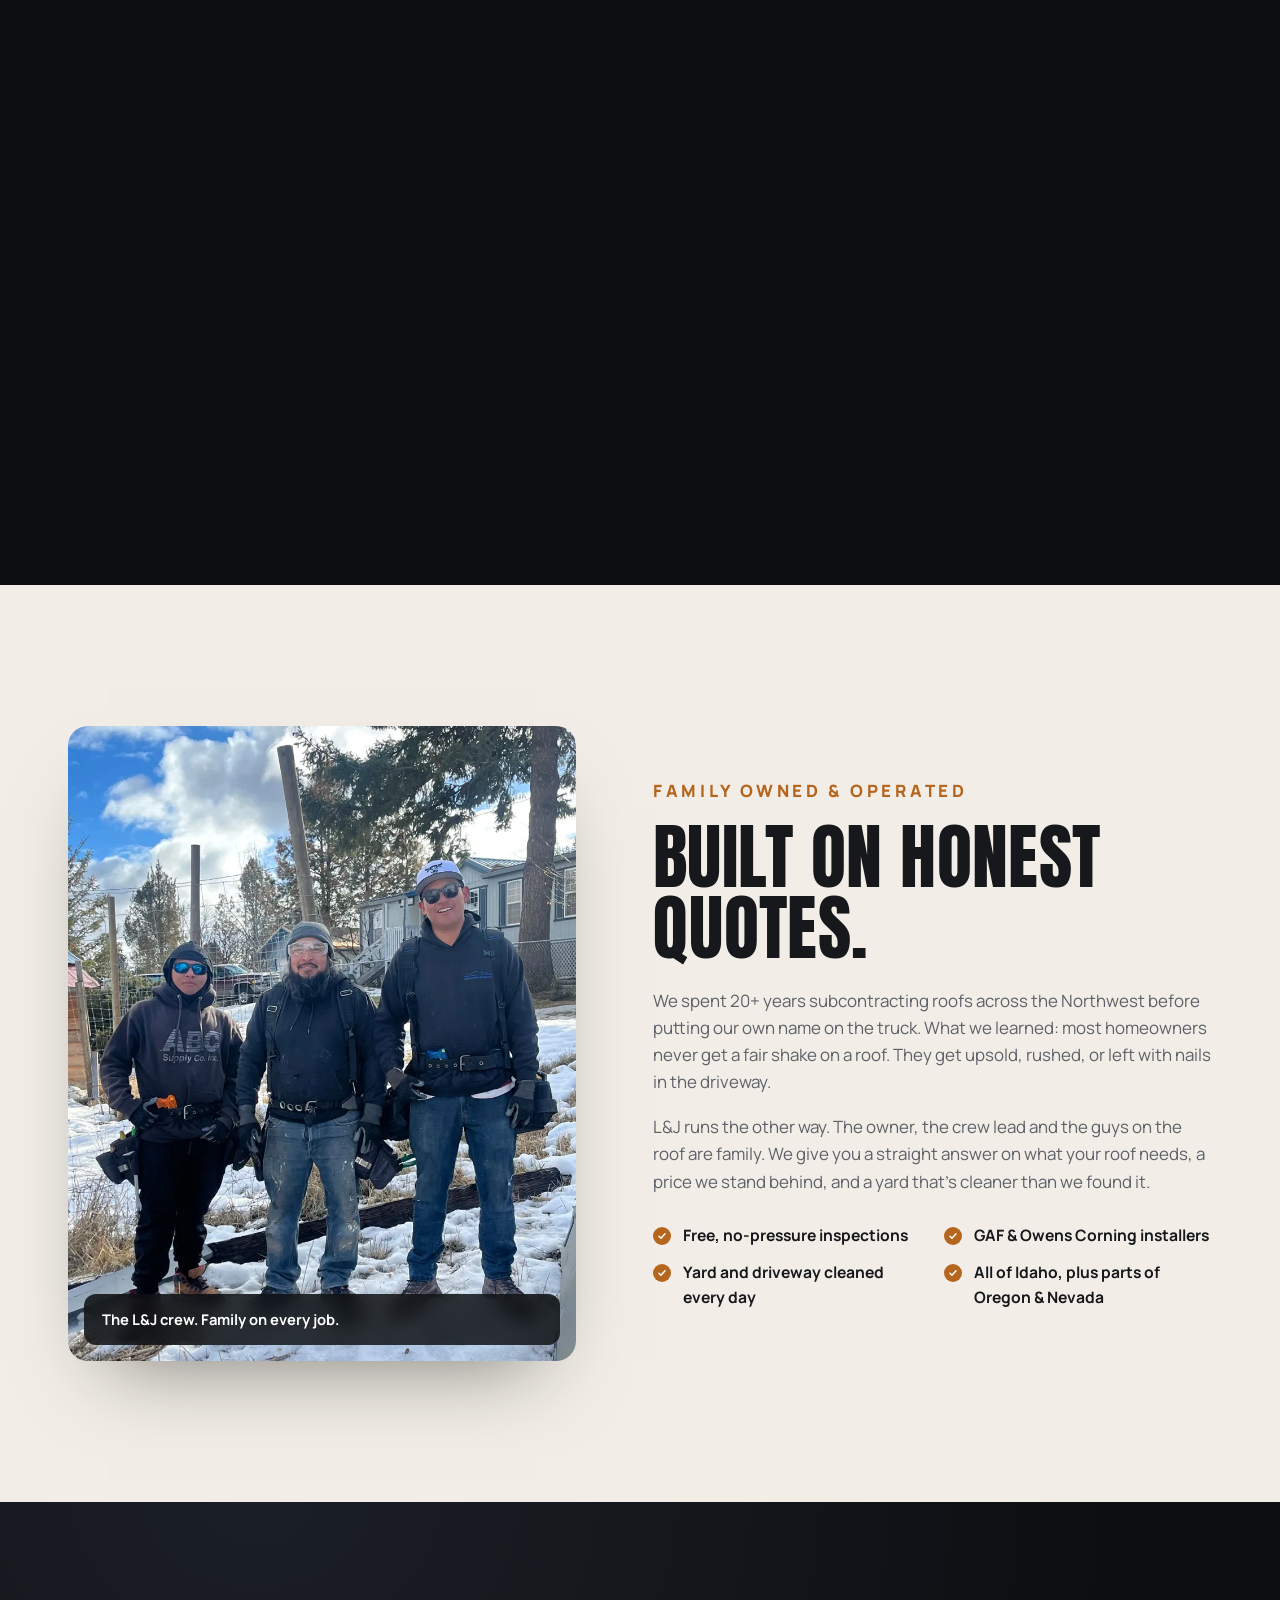
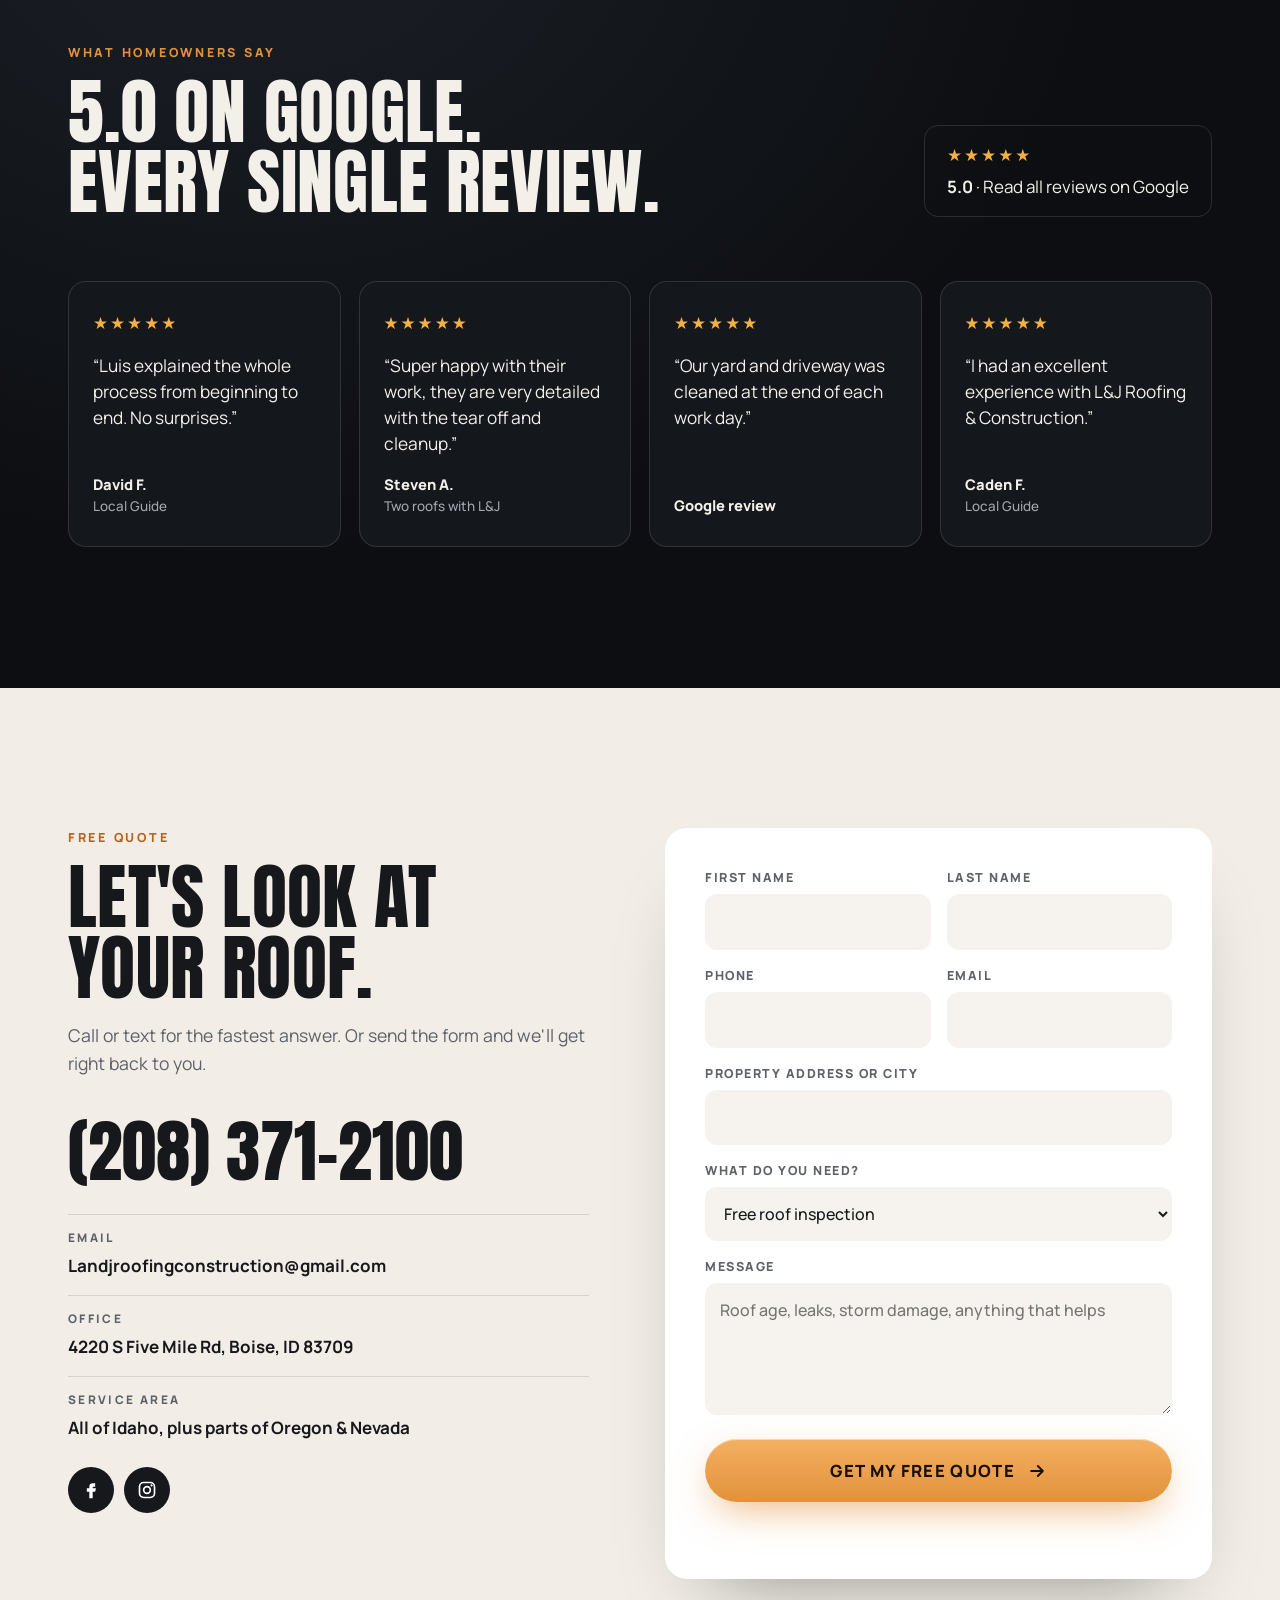
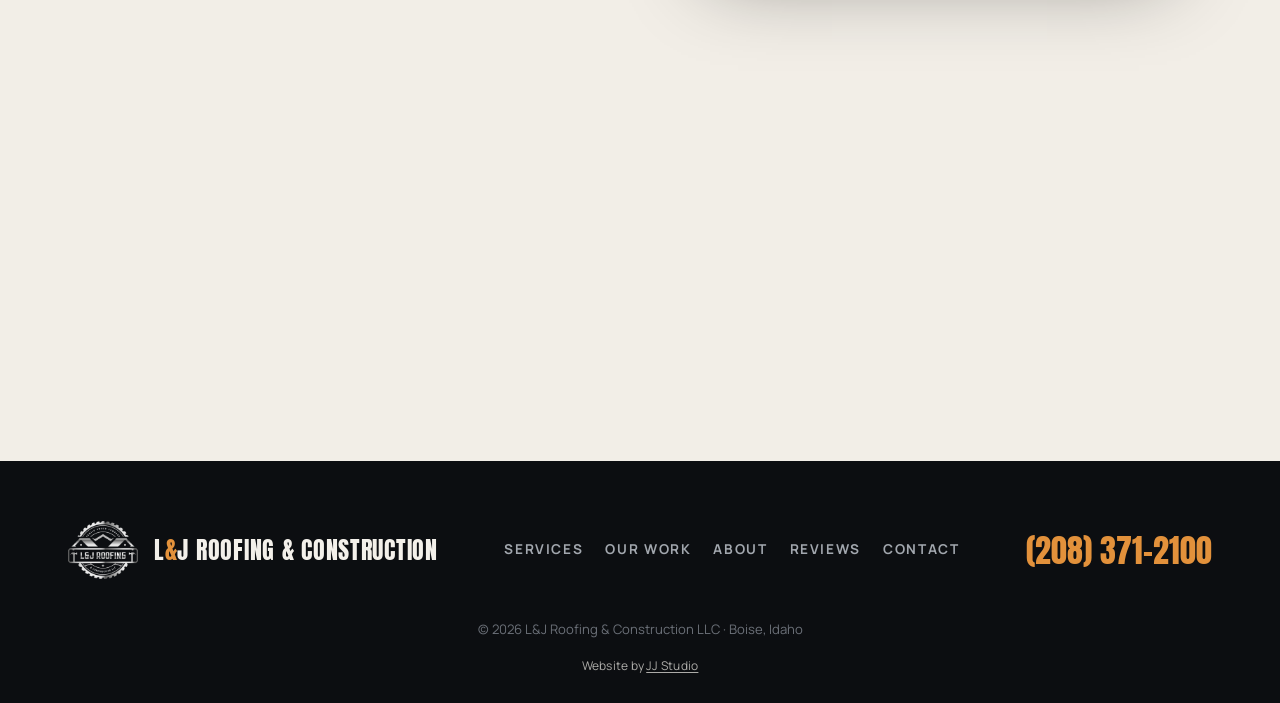
<file: about.html>
<!doctype html>
<html lang="en"><head><meta charset="utf-8">
<title>L&amp;J Roofing &amp; Construction</title>
<meta name="robots" content="noindex">
<link rel="canonical" href="https://lnjroofing.com/#about">
<meta http-equiv="refresh" content="0; url=/#about">
<script>location.replace('/#about');</script>
</head><body style="background:#0c0e11;color:#fff;font-family:sans-serif"><p><a href="/#about" style="color:#e2913b">Continue to L&amp;J Roofing</a></p></body></html>
</file>
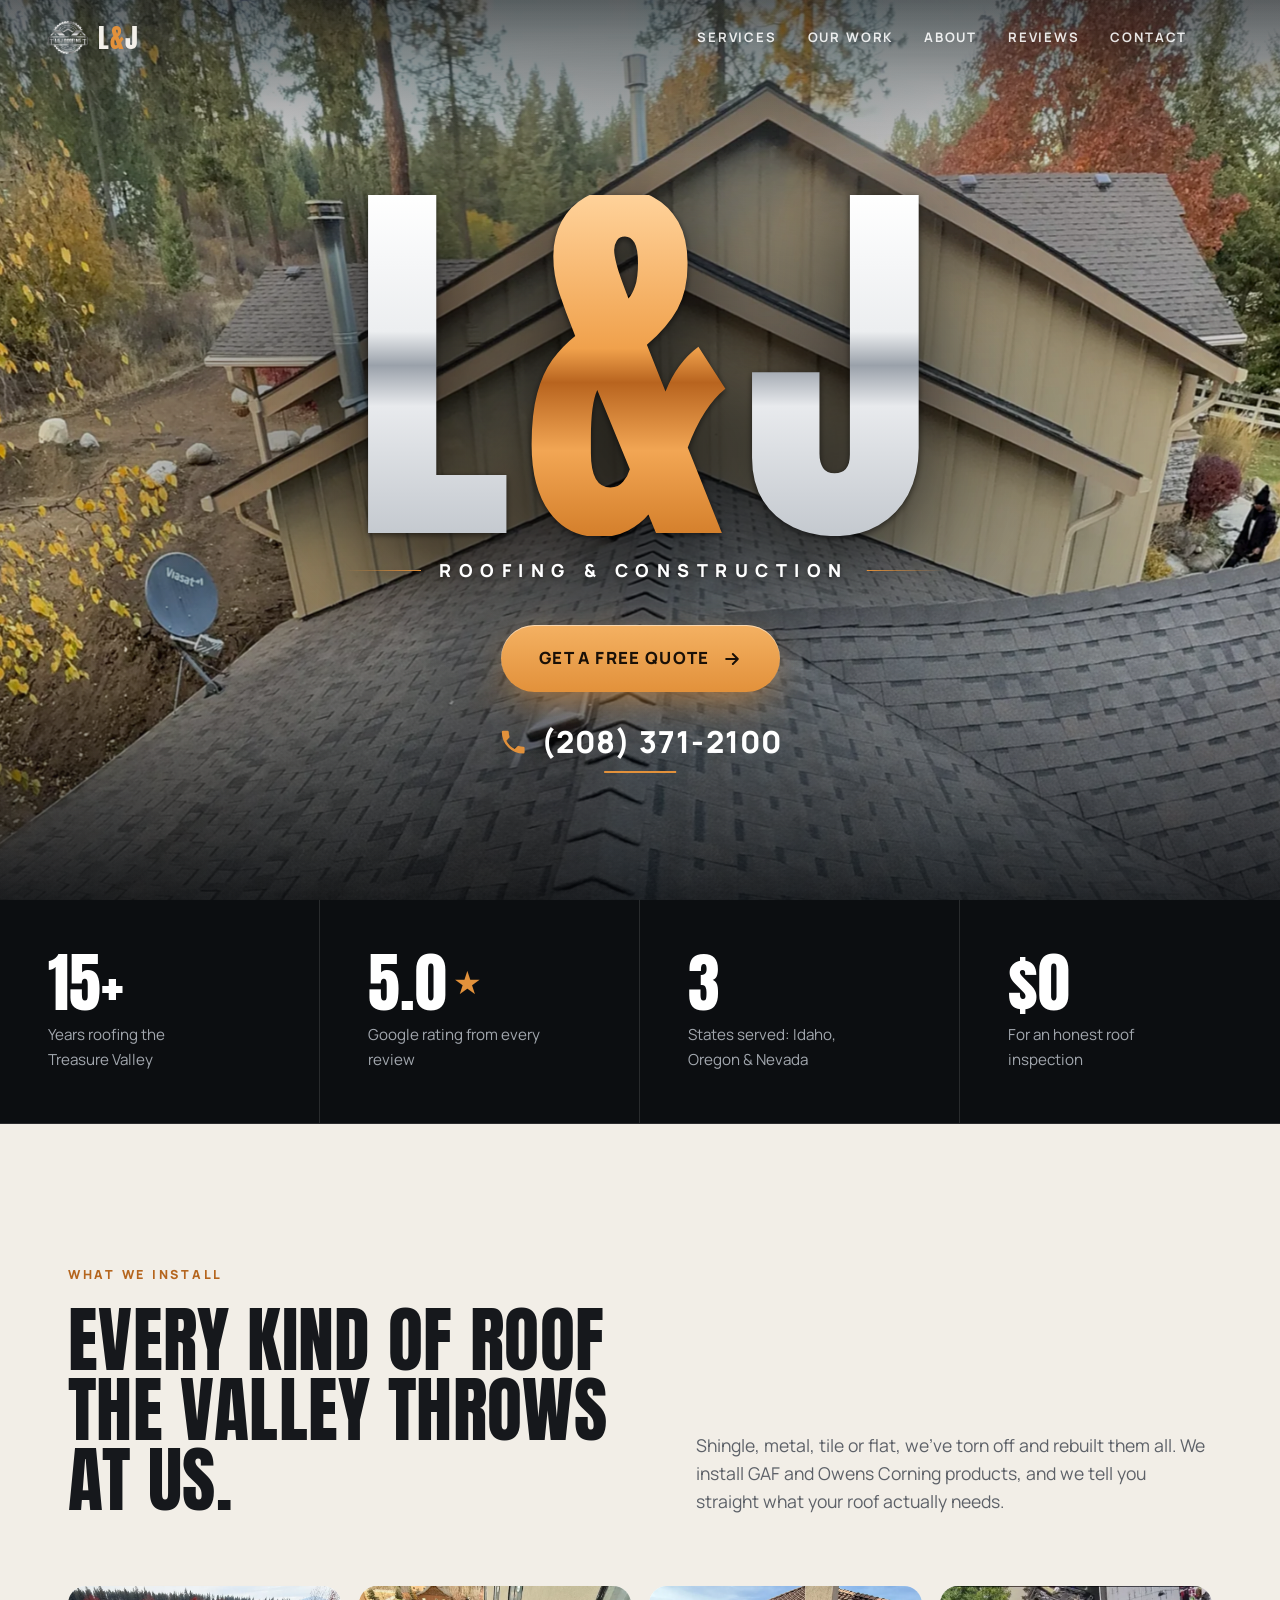
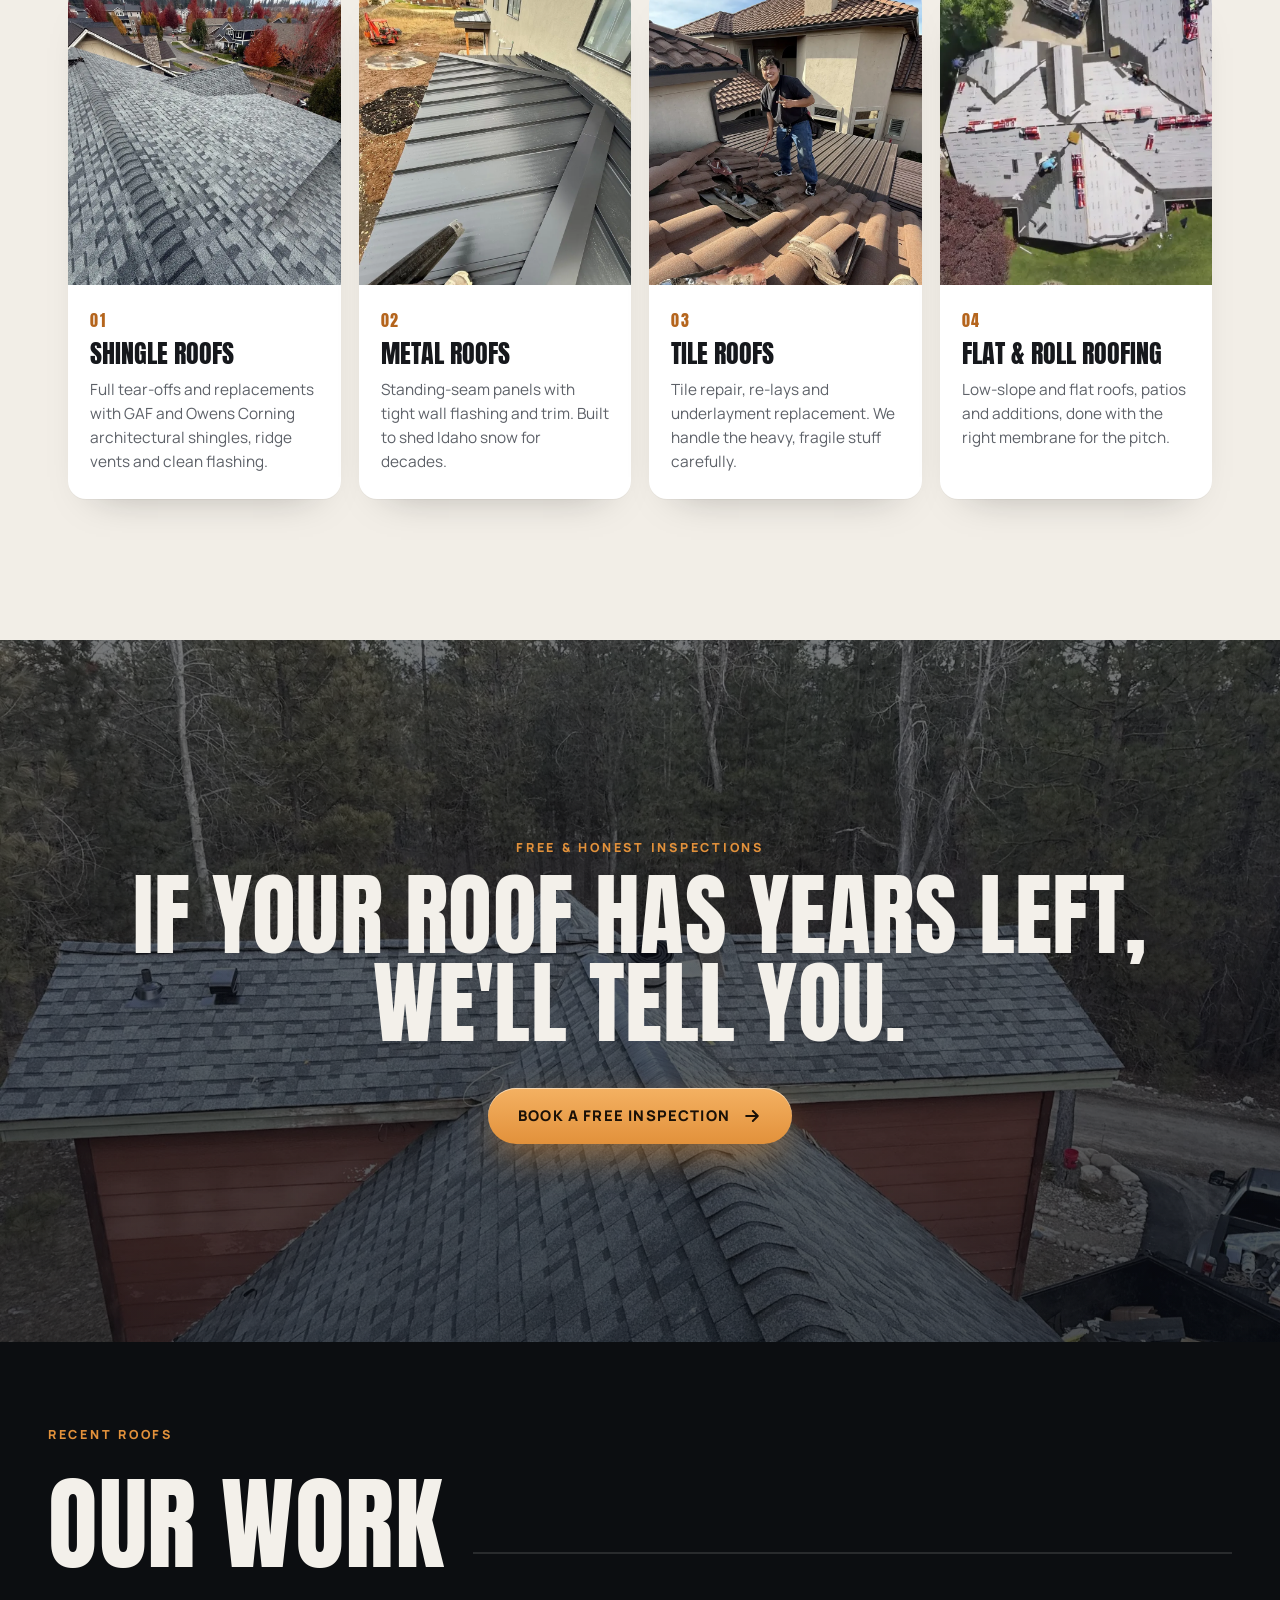
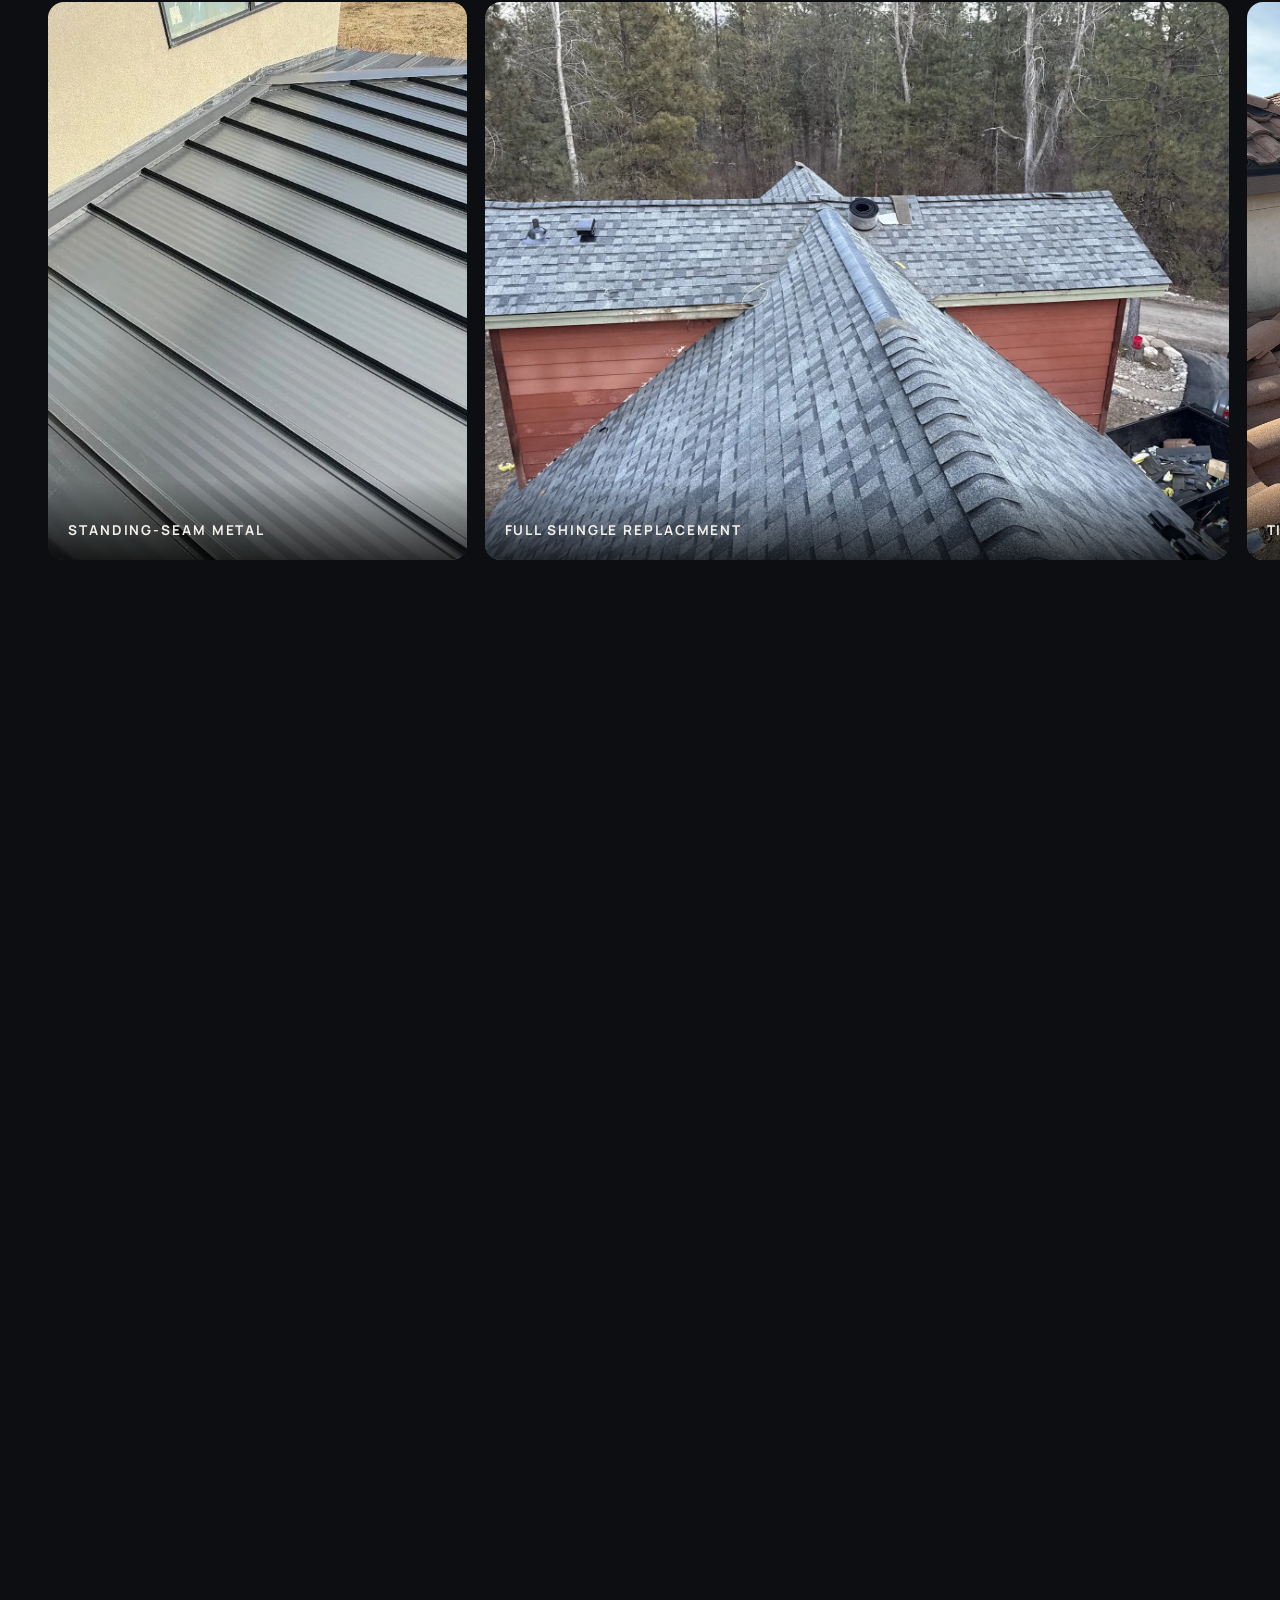
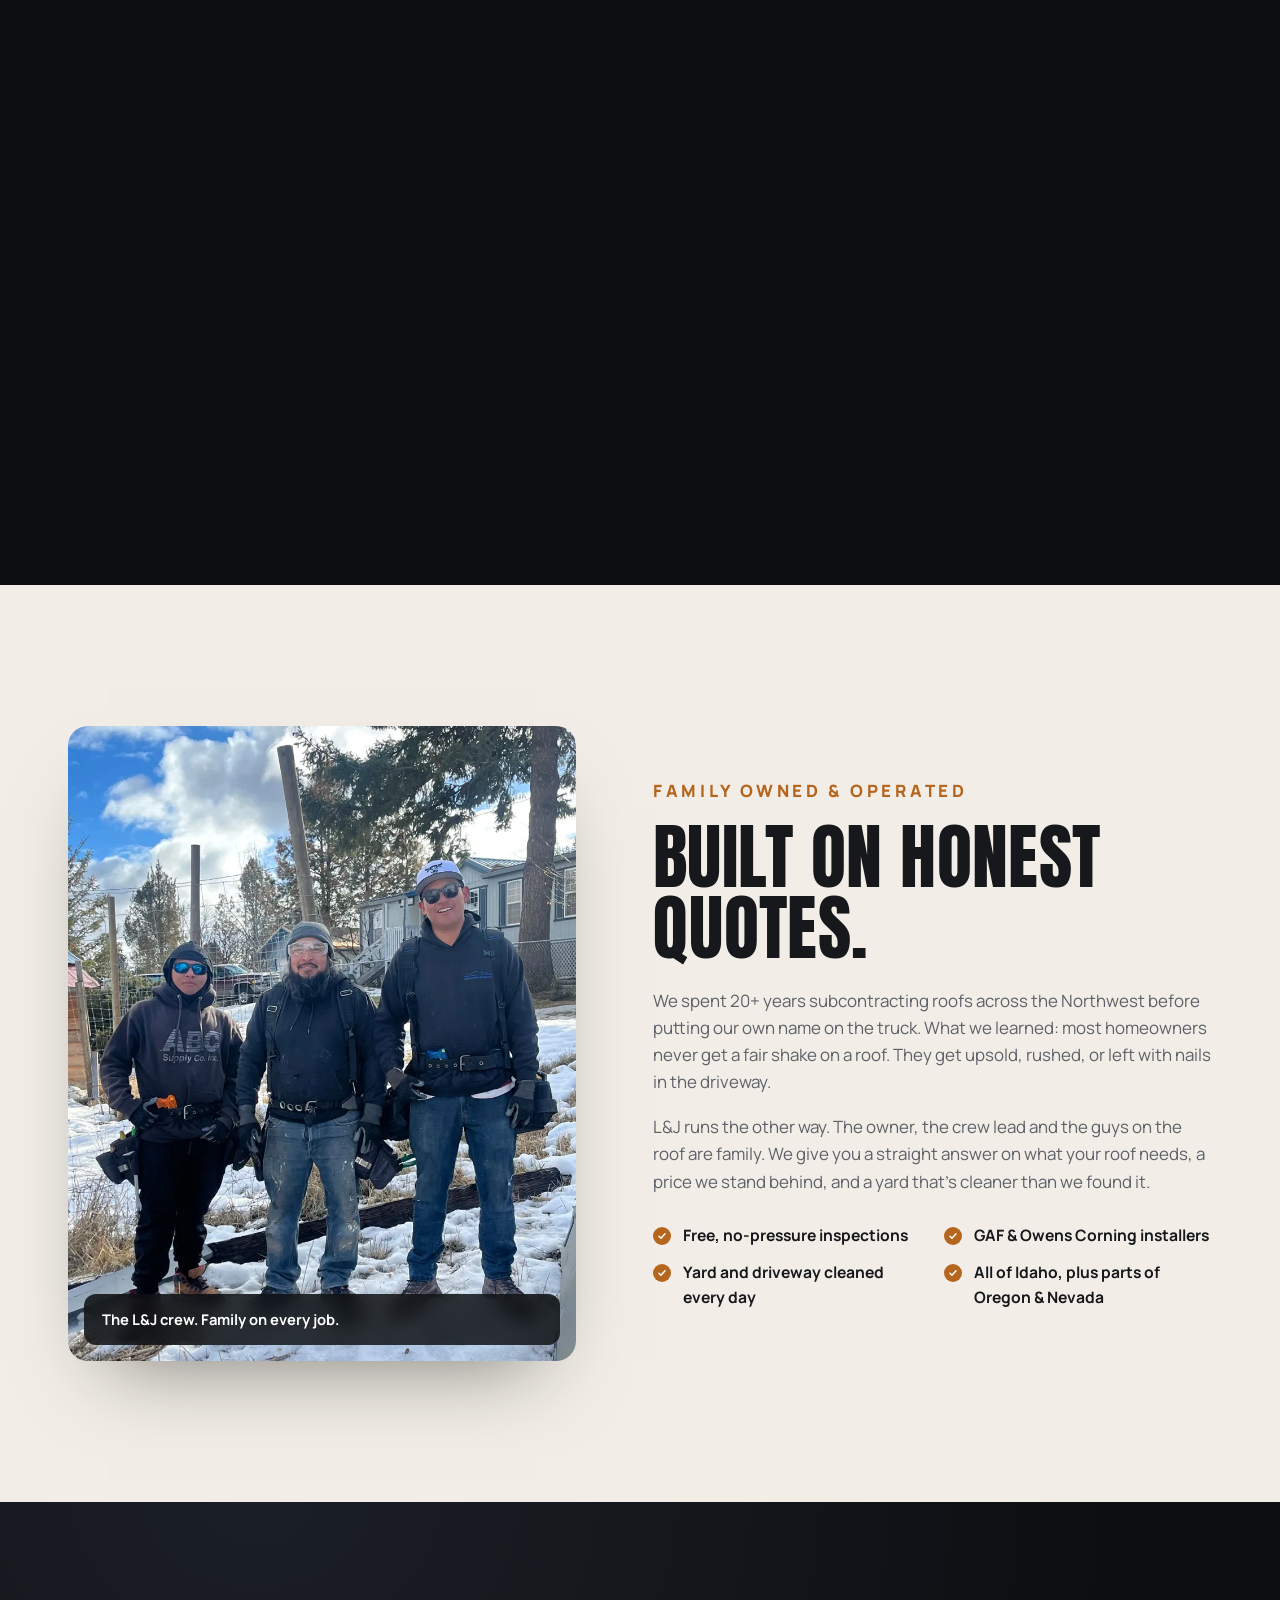
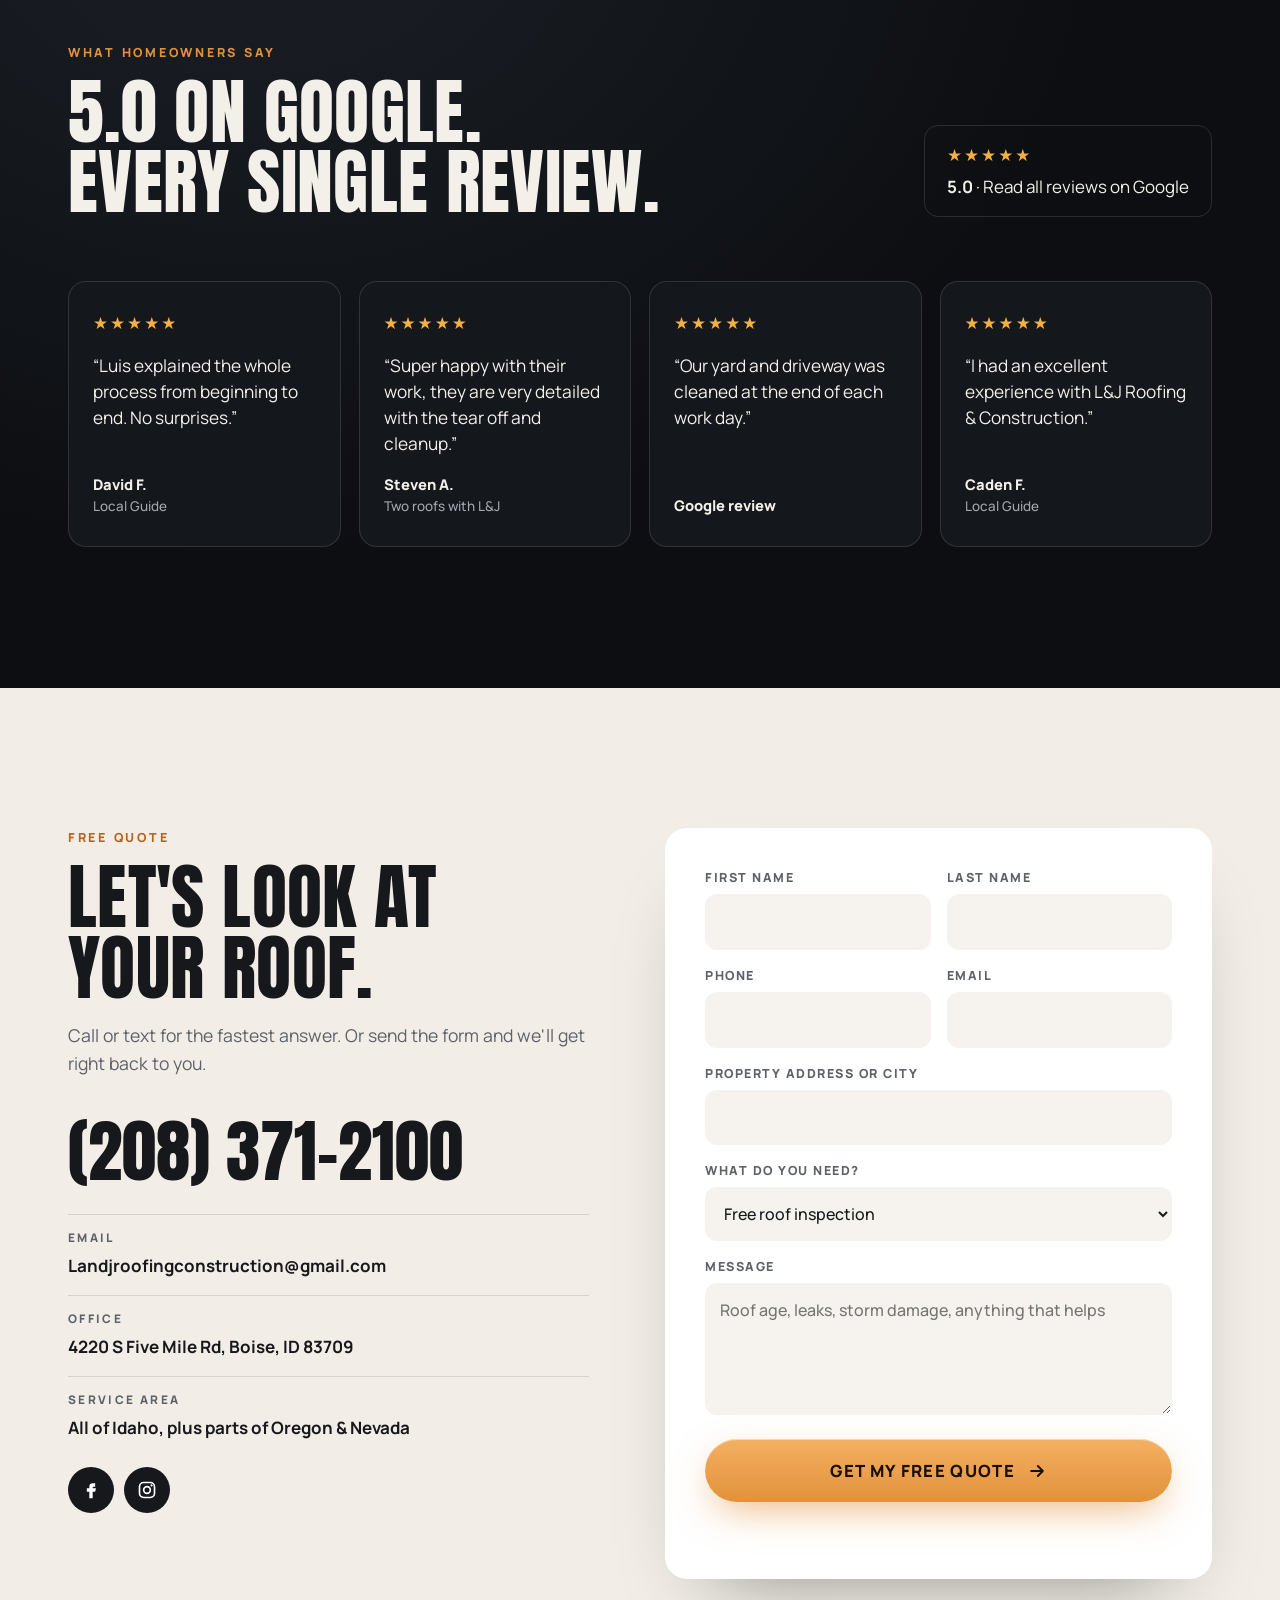
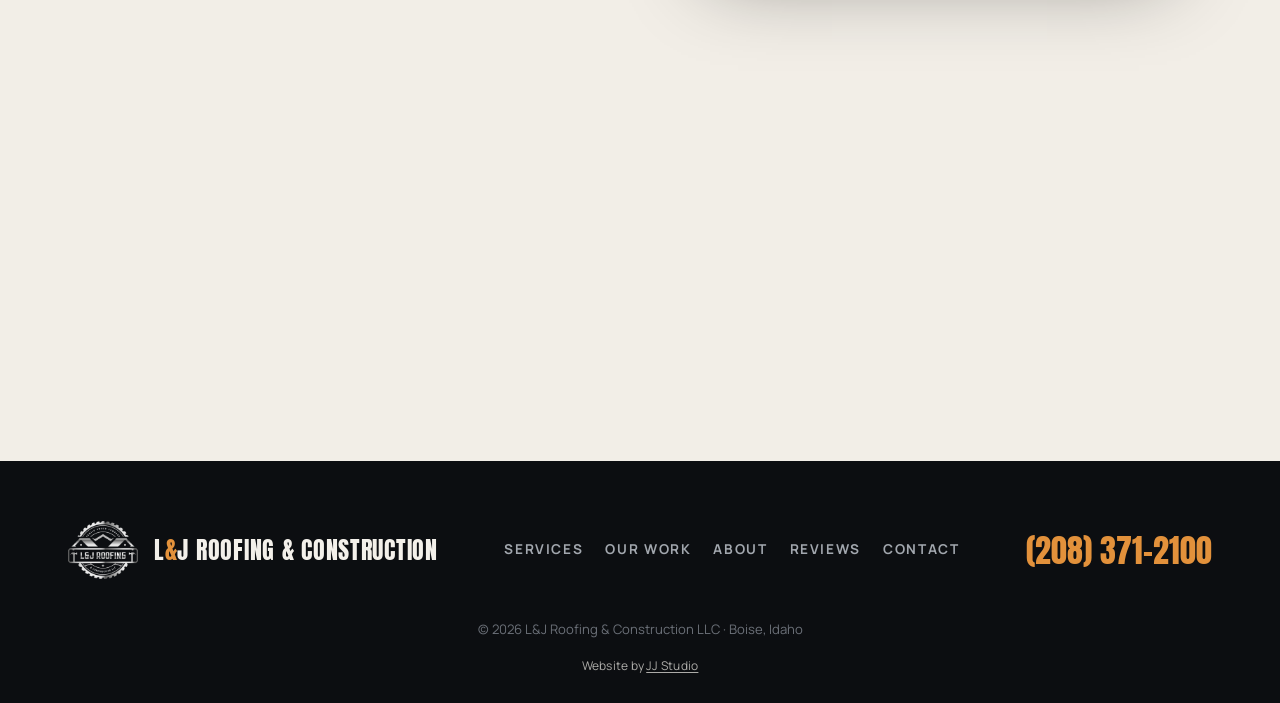
<file: contact.html>
<!doctype html>
<html lang="en"><head><meta charset="utf-8">
<title>L&amp;J Roofing &amp; Construction</title>
<meta name="robots" content="noindex">
<link rel="canonical" href="https://lnjroofing.com/#contact">
<meta http-equiv="refresh" content="0; url=/#contact">
<script>location.replace('/#contact');</script>
</head><body style="background:#0c0e11;color:#fff;font-family:sans-serif"><p><a href="/#contact" style="color:#e2913b">Continue to L&amp;J Roofing</a></p></body></html>
</file>
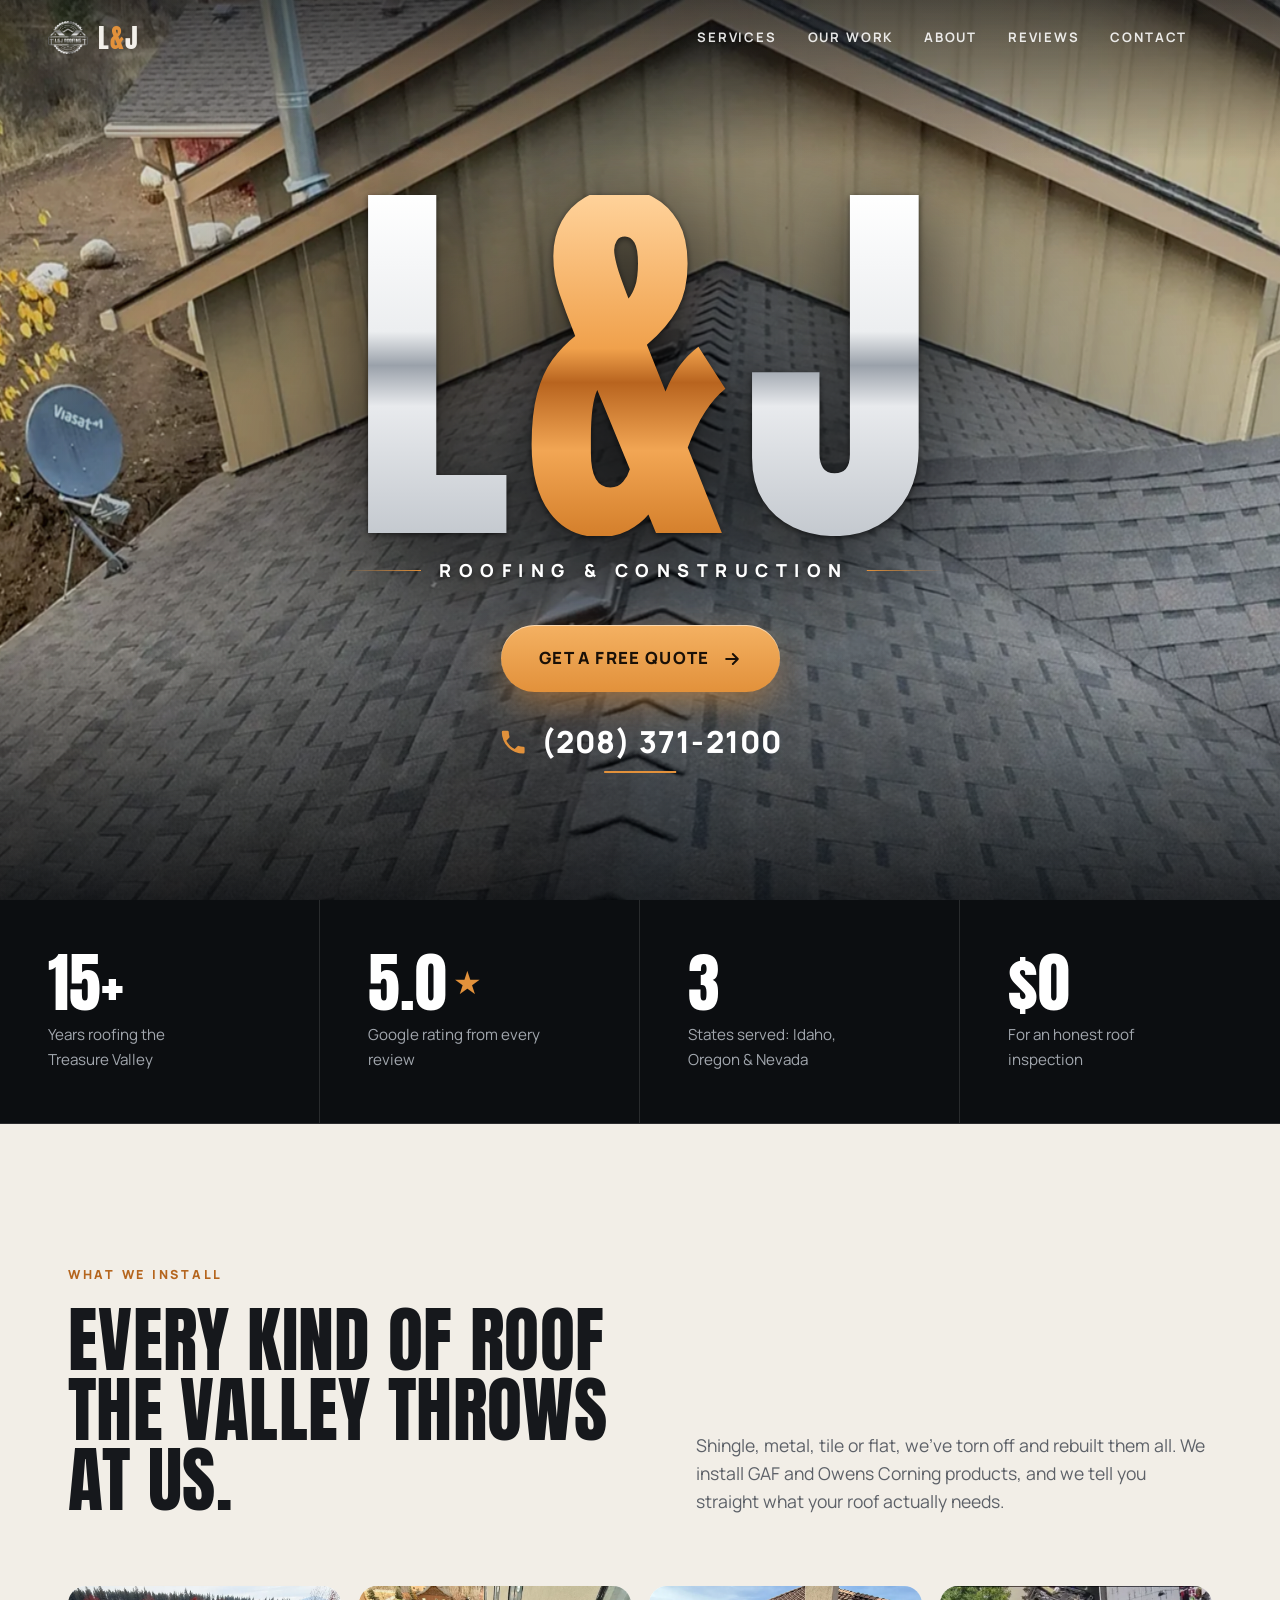
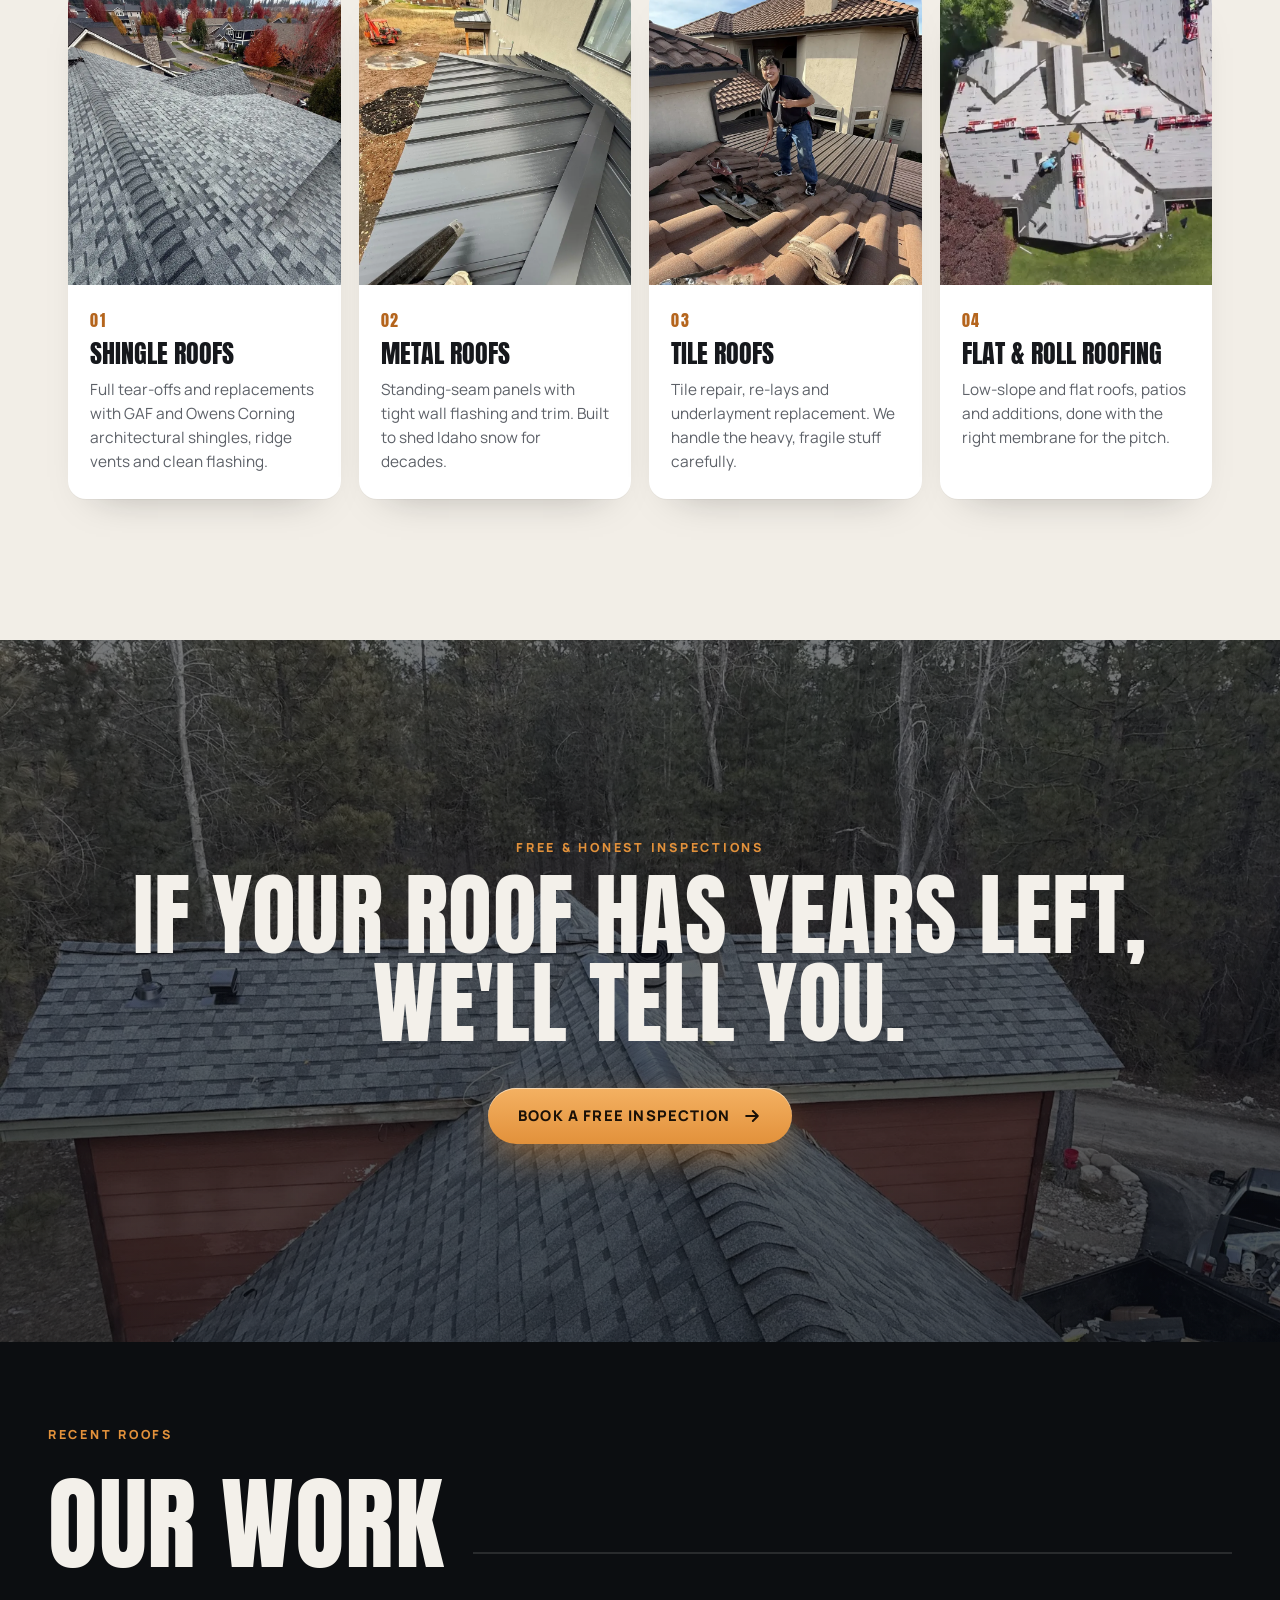
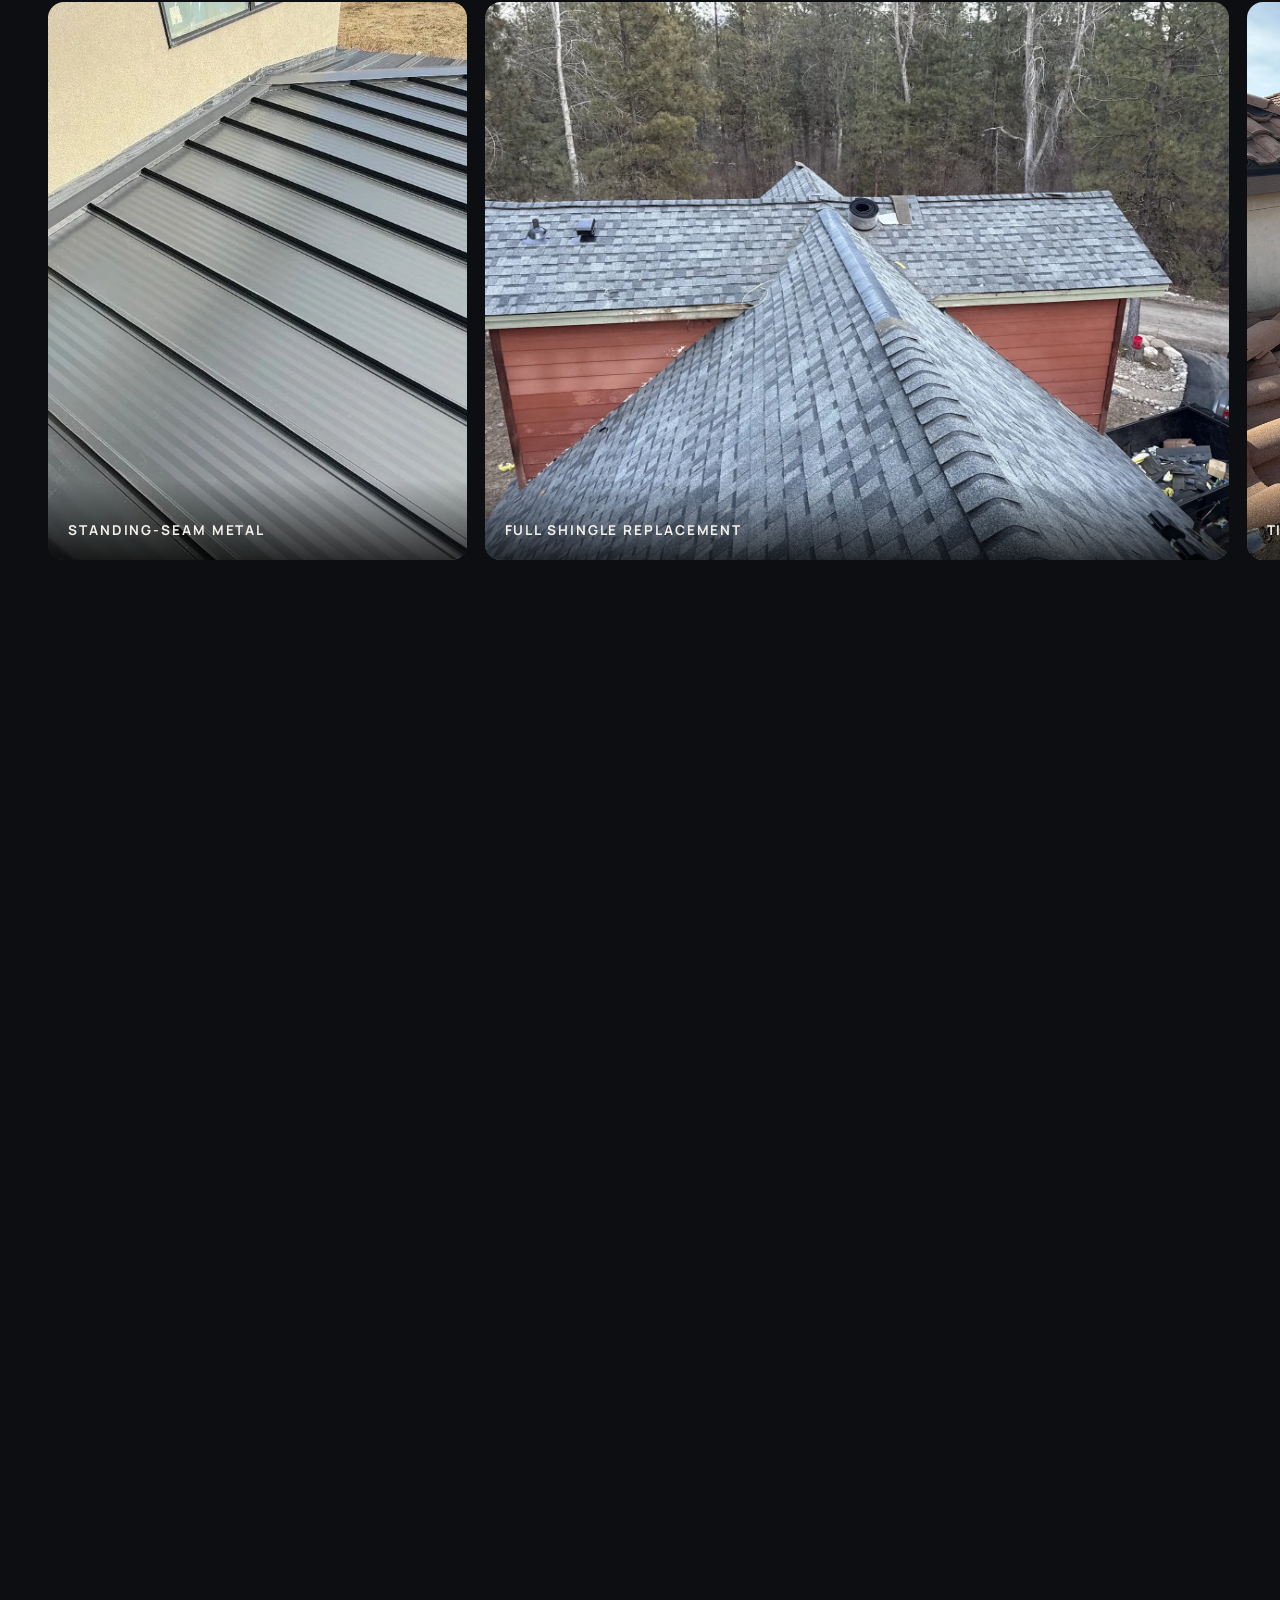
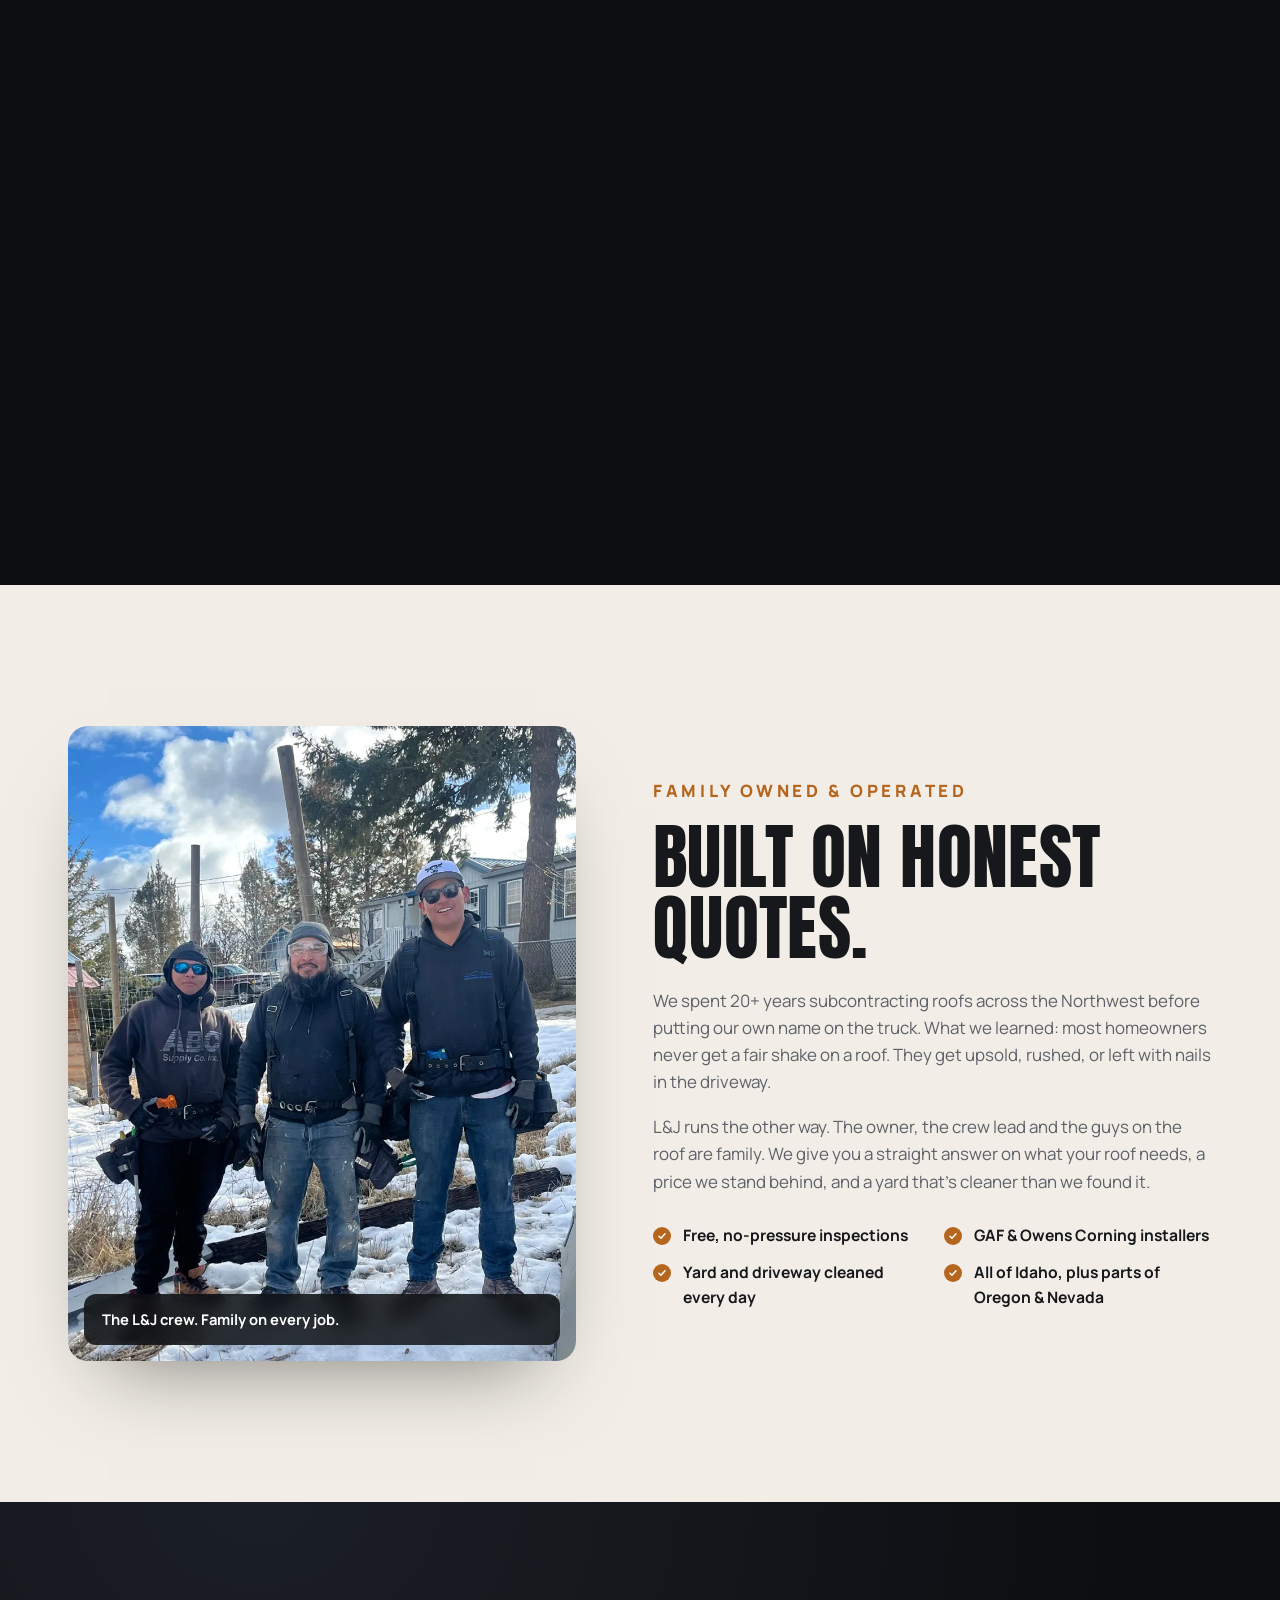
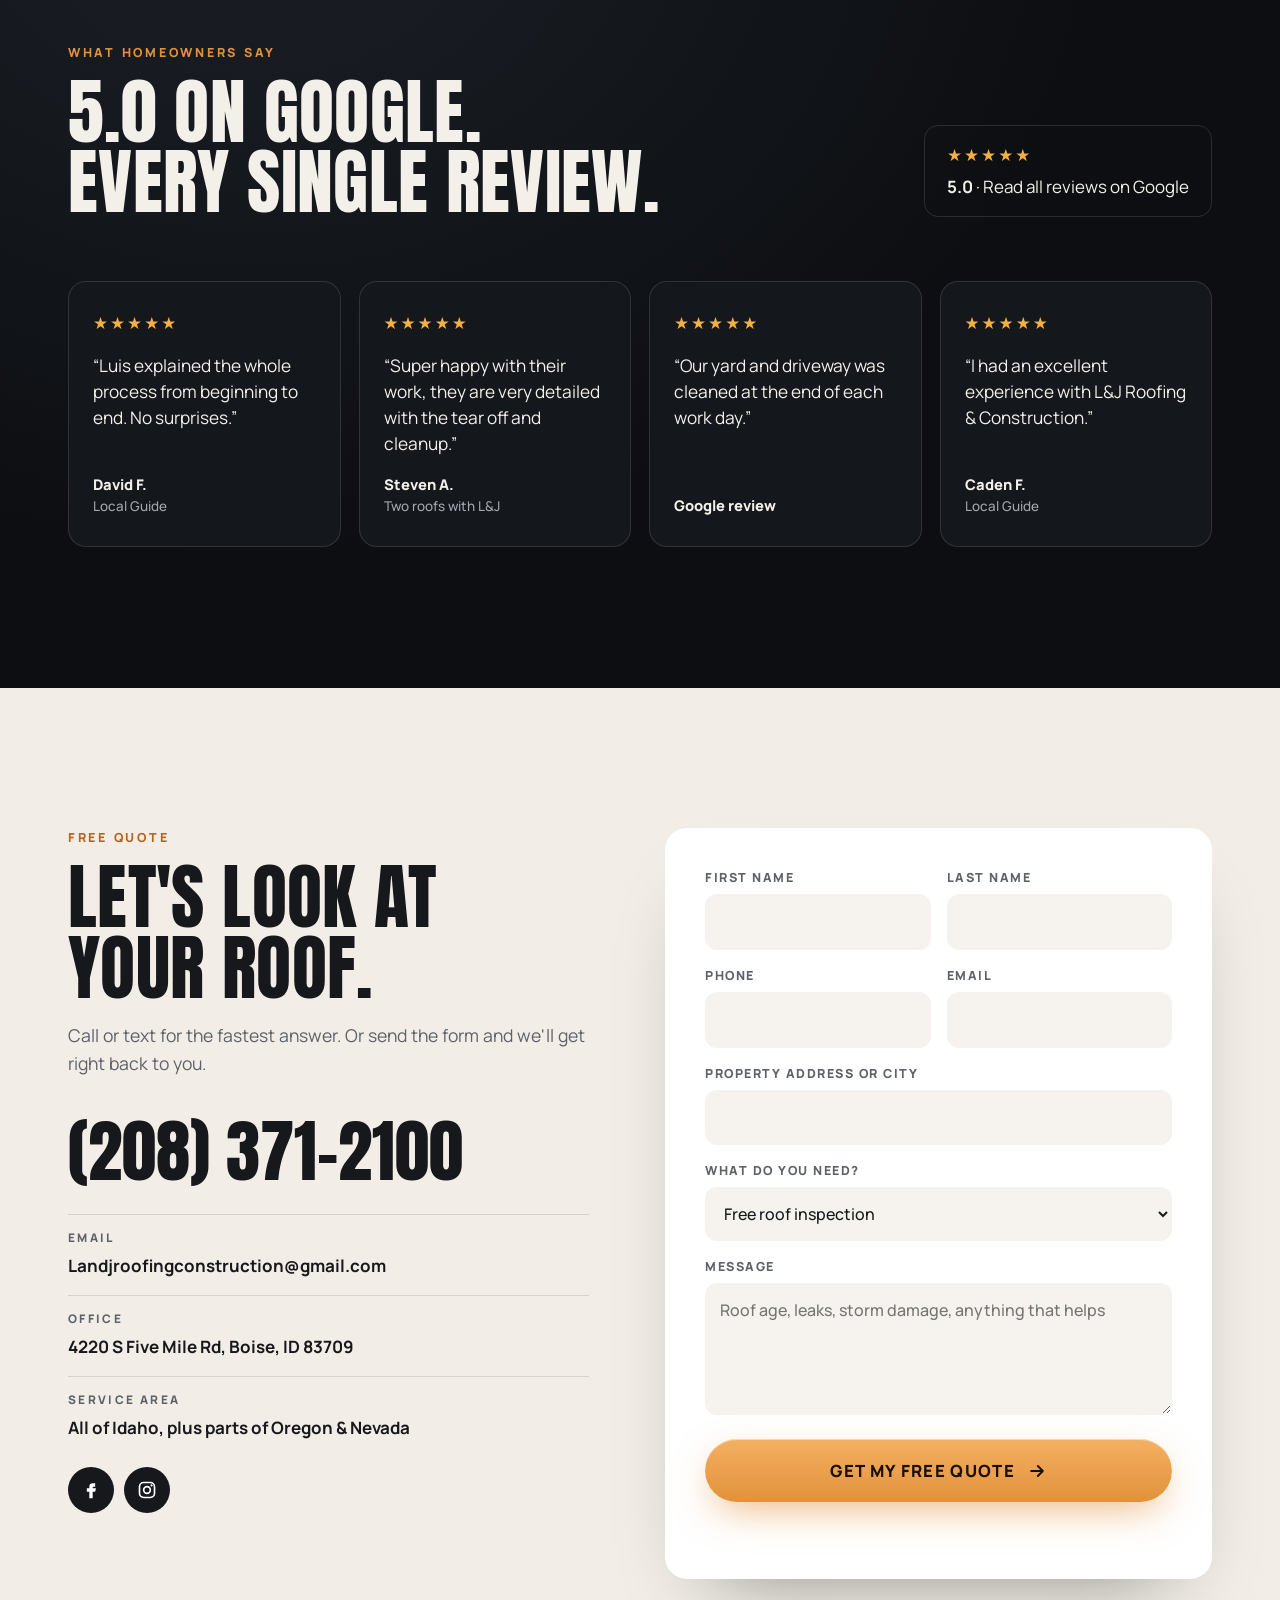
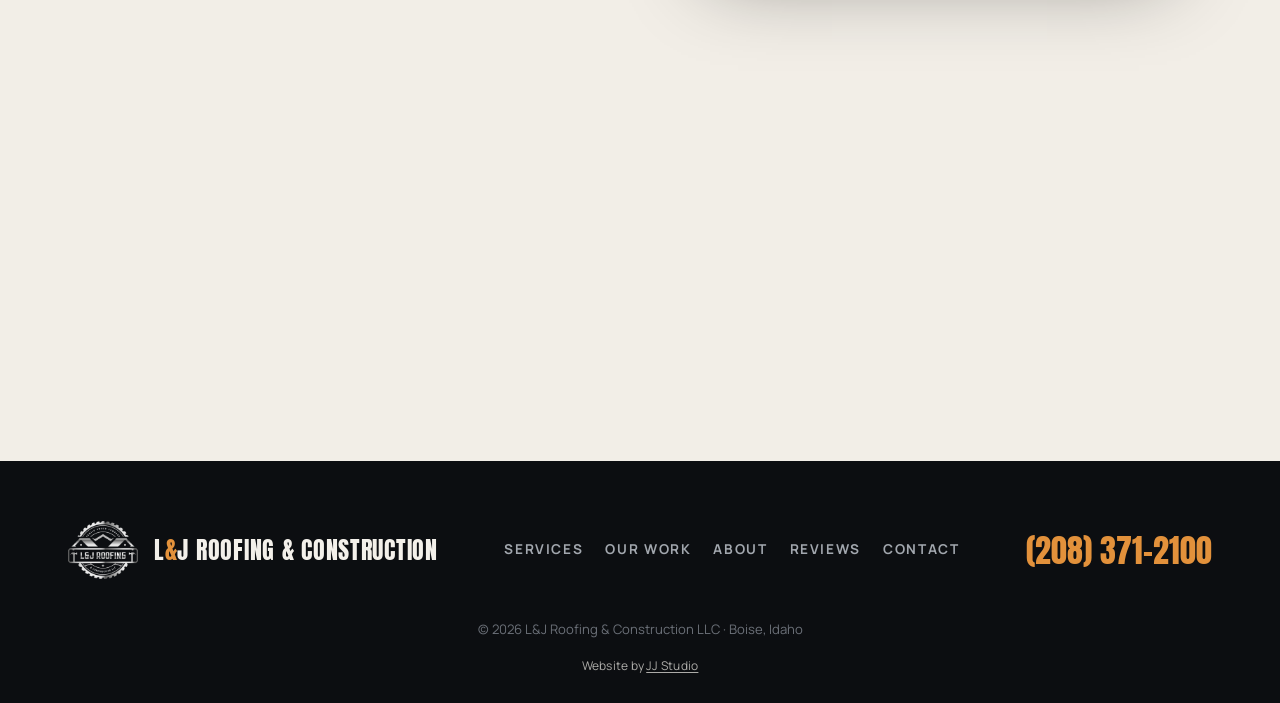
<file: home.html>
<!doctype html>
<html lang="en"><head><meta charset="utf-8">
<title>L&amp;J Roofing &amp; Construction</title>
<meta name="robots" content="noindex">
<link rel="canonical" href="https://lnjroofing.com/#top">
<meta http-equiv="refresh" content="0; url=/#top">
<script>location.replace('/#top');</script>
</head><body style="background:#0c0e11;color:#fff;font-family:sans-serif"><p><a href="/#top" style="color:#e2913b">Continue to L&amp;J Roofing</a></p></body></html>
</file>
<file: styles.css>
:root{
  --ink:#0c0e11;
  --ink-2:#14171c;
  --ink-3:#1d2128;
  --paper:#f2eee7;
  --paper-2:#e7e1d6;
  --text:#f3f0ea;
  --muted:#a2a7ae;
  --dark-text:#16181c;
  --dark-muted:#5d6168;
  --copper:#e2913b;
  --copper-2:#f4b162;
  --line:rgba(255,255,255,.12);
  --display:"Anton", Impact, "Arial Narrow", sans-serif;
  --body:"Manrope", system-ui, -apple-system, Segoe UI, sans-serif;
  --ease:cubic-bezier(.2,.7,.1,1);
  --pad:clamp(16px,4vw,48px);
}
*,*::before,*::after{box-sizing:border-box}
html{scroll-behavior:smooth;-webkit-text-size-adjust:100%}
body{margin:0;background:var(--ink);color:var(--text);font-family:var(--body);font-size:17px;line-height:1.6;overflow-x:hidden}
img{display:block;max-width:100%}
a{color:inherit}
a,button{-webkit-tap-highlight-color:transparent;touch-action:manipulation}
h2,h3{margin:0}
.sr{position:absolute;width:1px;height:1px;overflow:hidden;clip:rect(0 0 0 0);white-space:nowrap}
.wrap{max-width:1240px;margin:0 auto;padding:0 var(--pad)}
.kicker{font-size:.78rem;font-weight:800;letter-spacing:.22em;text-transform:uppercase;color:var(--copper);margin:0 0 14px}
h2{font-family:var(--display);font-weight:400;font-size:clamp(2.4rem,5.6vw,4.6rem);line-height:.98;letter-spacing:.005em;text-transform:uppercase}
.lede{font-size:1.1rem;color:var(--muted);max-width:56ch}
.light{background:var(--paper);color:var(--dark-text)}
.light .lede,.light p{color:var(--dark-muted)}
.light .kicker{color:#b5651d}

/* ---------- NAV ---------- */
.nav{position:fixed;inset:0 0 auto 0;z-index:50;display:flex;align-items:center;justify-content:space-between;gap:20px;padding:18px var(--pad);transition:background .5s var(--ease),padding .5s var(--ease),box-shadow .5s;}
.nav.solid{background:rgba(12,14,17,.86);backdrop-filter:blur(14px);-webkit-backdrop-filter:blur(14px);padding-top:10px;padding-bottom:10px;box-shadow:0 1px 0 var(--line)}
.brand{display:flex;align-items:center;gap:10px;text-decoration:none;font-family:var(--display);font-size:1.7rem;letter-spacing:.04em;line-height:1}
.brand img{width:40px;height:auto}
.brand em,.foot-brand em{font-style:normal;color:var(--copper)}
.links{display:flex;align-items:center;gap:clamp(14px,2.4vw,34px)}
.links a{text-decoration:none;font-size:.82rem;font-weight:700;letter-spacing:.14em;text-transform:uppercase;position:relative;padding:6px 0;color:rgba(255,255,255,.88)}
.links a::after{content:"";position:absolute;left:0;right:0;bottom:0;height:2px;background:var(--copper);transform:scaleX(0);transform-origin:right;transition:transform .45s var(--ease)}
.links a:hover::after,.links a.on::after{transform:scaleX(1);transform-origin:left}
.links .nav-phone{border:1px solid rgba(255,255,255,.35);border-radius:999px;padding:8px 16px;letter-spacing:.06em;max-width:0;opacity:0;overflow:hidden;white-space:nowrap;margin-left:-20px;transition:max-width .6s var(--ease),opacity .4s,margin .6s var(--ease),background .3s,border-color .3s}
.links .nav-phone::after{display:none}
.nav.solid .nav-phone{max-width:220px;opacity:1;margin-left:0}
.links .nav-phone:hover{background:var(--copper);border-color:var(--copper);color:var(--ink)}
.burger{display:none;background:none;border:0;width:44px;height:44px;position:relative;cursor:pointer;color:#fff}
.burger span{position:absolute;left:10px;right:10px;height:2px;background:currentColor;transition:transform .4s var(--ease),top .4s var(--ease)}
.burger span:first-child{top:17px}.burger span:last-child{top:26px}
.menu-open .burger span:first-child{top:21px;transform:rotate(45deg)}
.menu-open .burger span:last-child{top:21px;transform:rotate(-45deg)}

/* ---------- HERO ---------- */
.hero{position:relative;height:100vh;height:100svh;min-height:560px;overflow:hidden;display:grid;place-items:center;isolation:isolate}
.hero-media{position:absolute;inset:-6% 0 -6% 0;z-index:-2;will-change:transform}
.hero-media img{width:100%;height:100%;object-fit:cover;object-position:50% 35%;transform:scale(1.18);filter:brightness(.55) saturate(.9);animation:heroIn 2.6s var(--ease) .1s forwards}
@keyframes heroIn{to{transform:scale(1.04);filter:brightness(1) saturate(1.12) contrast(1.05)}}
.hero-shade{position:absolute;inset:0;z-index:-1;background:
  radial-gradient(ellipse 48% 46% at 50% 50%,rgba(8,10,13,.66) 0%,rgba(8,10,13,.42) 50%,rgba(8,10,13,.14) 100%),
  linear-gradient(180deg,rgba(8,10,13,.6) 0%,rgba(8,10,13,0) 18%,rgba(8,10,13,0) 72%,rgba(8,10,13,.8) 100%)}
.hero-inner{text-align:center;padding:90px var(--pad) 40px;display:flex;flex-direction:column;align-items:center;will-change:transform,opacity}
.wordmark{margin:0;display:flex;flex-direction:column;align-items:center;filter:drop-shadow(0 2px 3px rgba(0,0,0,.55)) drop-shadow(0 18px 40px rgba(0,0,0,.6))}
.wm{display:flex;font-family:var(--display);font-weight:400;font-size:clamp(8.5rem,31vw,25rem);line-height:.86;letter-spacing:-.005em}
.ch{display:block;overflow:hidden;padding:.04em .01em 0}
.ch i{display:block;font-style:normal;transform:translateY(105%);animation:rise 1.25s var(--ease) forwards;
  background:linear-gradient(105deg,transparent 40%,rgba(255,255,255,.95) 50%,transparent 60%) no-repeat,
             linear-gradient(180deg,#ffffff 0%,#eceef0 40%,#9aa1aa 50%,#e8eaed 62%,#c4c9cf 100%);
  background-size:300% 100%,100% 100%;background-position:150% 0,0 0;
  -webkit-background-clip:text;background-clip:text;color:transparent;-webkit-text-fill-color:transparent}
.ch.amp i{background:linear-gradient(105deg,transparent 40%,rgba(255,240,215,.95) 50%,transparent 60%) no-repeat,
             linear-gradient(180deg,#ffd29a 0%,#f0a14c 45%,#b8641f 55%,#f2a654 75%,#d47f2b 100%);
  background-size:300% 100%,100% 100%;background-position:150% 0,0 0;-webkit-background-clip:text;background-clip:text;margin:0 .02em}
.ch:nth-child(1) i{animation-delay:.55s}
.ch:nth-child(2) i{animation-delay:.7s}
.ch:nth-child(3) i{animation-delay:.85s}
.wm .ch i{animation:rise 1.25s var(--ease) forwards, sheen 7s ease-in-out 2.4s infinite}
.wm .ch:nth-child(1) i{animation-delay:.55s,2.4s}
.wm .ch:nth-child(2) i{animation-delay:.7s,2.5s}
.wm .ch:nth-child(3) i{animation-delay:.85s,2.6s}
@keyframes rise{to{transform:translateY(0)}}
@keyframes sheen{0%{background-position:150% 0,0 0}28%,100%{background-position:-50% 0,0 0}}
.sub{display:flex;align-items:center;gap:18px;margin-top:clamp(10px,1.6vw,20px);font-family:var(--body);font-weight:800;font-size:clamp(.78rem,1.55vw,1.12rem);letter-spacing:.42em;text-transform:uppercase;color:#fff;opacity:0;animation:fadeUp 1s var(--ease) 1.35s forwards;padding-left:.42em}
.sub::before,.sub::after{content:"";width:clamp(26px,6vw,80px);height:1px;background:linear-gradient(90deg,transparent,var(--copper))}
.sub::after{transform:scaleX(-1)}
@keyframes fadeUp{from{opacity:0;transform:translateY(16px)}to{opacity:1;transform:none}}

.btn-quote{display:inline-flex;align-items:center;justify-content:center;gap:12px;margin-top:clamp(28px,4.5vh,46px);padding:20px 38px;border-radius:999px;background:linear-gradient(180deg,var(--copper-2),var(--copper));color:#1a1007;text-decoration:none;font-weight:800;font-size:1.05rem;letter-spacing:.08em;text-transform:uppercase;box-shadow:0 14px 40px -10px rgba(226,145,59,.7),inset 0 1px 0 rgba(255,255,255,.5);position:relative;overflow:hidden;border:0;cursor:pointer;font-family:var(--body);transition:transform .35s var(--ease),box-shadow .35s var(--ease)}
.btn-quote::before{content:"";position:absolute;inset:0;background:linear-gradient(110deg,transparent 30%,rgba(255,255,255,.55) 50%,transparent 70%);transform:translateX(-120%);transition:transform .8s var(--ease)}
.btn-quote:hover{transform:translateY(-3px);box-shadow:0 22px 50px -12px rgba(226,145,59,.85),inset 0 1px 0 rgba(255,255,255,.5)}
.btn-quote:hover::before{transform:translateX(120%)}
.btn-quote svg{width:20px;height:20px;fill:none;stroke:currentColor;stroke-width:2.4;stroke-linecap:round;stroke-linejoin:round;transition:transform .35s var(--ease)}
.btn-quote:hover svg{transform:translateX(4px)}
.hero .btn-quote{opacity:0;animation:fadeUp 1s var(--ease) 1.6s forwards, pulse 3.2s ease-in-out 3.2s infinite}
@keyframes pulse{0%,100%{box-shadow:0 14px 40px -10px rgba(226,145,59,.7),0 0 0 0 rgba(226,145,59,.45),inset 0 1px 0 rgba(255,255,255,.5)}50%{box-shadow:0 14px 40px -10px rgba(226,145,59,.7),0 0 0 14px rgba(226,145,59,0),inset 0 1px 0 rgba(255,255,255,.5)}}
.btn-quote.small{padding:16px 30px;font-size:.92rem}
.btn-quote.full{width:100%;margin-top:8px}

.hero-phone{display:inline-flex;align-items:center;gap:12px;margin-top:22px;text-decoration:none;font-weight:800;font-size:clamp(1.35rem,2.6vw,1.9rem);letter-spacing:.04em;color:#fff;opacity:0;animation:fadeUp 1s var(--ease) 1.8s forwards;position:relative;padding:4px 2px}
.hero-phone svg{width:1em;height:1em;fill:var(--copper)}
.hero-phone::after{content:"";position:absolute;left:0;right:0;bottom:-2px;height:2px;background:var(--copper);transform:scaleX(.25);transition:transform .5s var(--ease)}
.hero-phone:hover::after{transform:scaleX(1)}

/* ---------- STATS ---------- */
.stats{display:grid;grid-template-columns:repeat(4,1fr);background:var(--ink);border-bottom:1px solid var(--line)}
.stat{padding:clamp(30px,4vw,54px) var(--pad);border-right:1px solid var(--line);display:flex;flex-direction:column;gap:8px}
.stat:last-child{border-right:0}
.stat b{font-family:var(--display);font-weight:400;font-size:clamp(2.8rem,5vw,4.4rem);line-height:1;color:#fff}
.stat b small{font-size:.5em;color:var(--copper);margin-left:6px;vertical-align:.5em}
.stat > span{color:var(--muted);font-size:.95rem;max-width:22ch}

/* ---------- SERVICES ---------- */
.services{padding:clamp(80px,11vw,150px) 0}
.head{display:grid;grid-template-columns:1.1fr 1fr;gap:20px 60px;align-items:end;margin-bottom:clamp(40px,6vw,70px)}
.head .kicker{grid-column:1/-1;margin:0}
.head .lede{margin:0}
.svc-grid{display:grid;grid-template-columns:repeat(4,1fr);gap:18px}
.svc{background:#fff;border-radius:18px;overflow:hidden;box-shadow:0 1px 0 rgba(0,0,0,.04),0 20px 40px -28px rgba(20,20,20,.35);transition:transform .5s var(--ease),box-shadow .5s var(--ease)}
.svc:hover{transform:translateY(-6px);box-shadow:0 1px 0 rgba(0,0,0,.04),0 30px 60px -28px rgba(20,20,20,.5)}
.svc-img{aspect-ratio:4/4.4;overflow:hidden}
.svc-img img{width:100%;height:100%;object-fit:cover;transition:transform 1.2s var(--ease)}
.svc:hover .svc-img img{transform:scale(1.07)}
.svc-body{padding:22px 22px 26px}
.num{font-family:var(--display);color:#b5651d;font-size:1rem;letter-spacing:.1em}
.svc h3{font-family:var(--display);font-weight:400;text-transform:uppercase;font-size:1.65rem;line-height:1.05;margin:6px 0 10px;color:var(--dark-text)}
.svc p{margin:0;font-size:.96rem;line-height:1.55}

/* ---------- BAND ---------- */
.band{position:relative;min-height:78vh;display:grid;place-items:center;overflow:hidden;text-align:center;isolation:isolate}
.band-bg{position:absolute;inset:-18% 0;z-index:-2;will-change:transform}
.band-bg img{width:100%;height:100%;object-fit:cover}
.band::before{content:"";position:absolute;inset:0;z-index:-1;background:linear-gradient(180deg,rgba(10,12,15,.55),rgba(10,12,15,.72))}
.band-inner{padding:80px var(--pad)}
.band h2{font-size:clamp(2.6rem,7vw,6rem)}

/* ---------- WORK (pinned horizontal) ---------- */
.work{position:relative;background:var(--ink)}
.work-sticky{position:sticky;top:0;height:100vh;height:100svh;overflow:hidden;display:flex;flex-direction:column;justify-content:center;gap:clamp(20px,3vh,36px)}
.work-head{padding:0 var(--pad);display:flex;align-items:end;gap:30px;flex-wrap:wrap}
.work-head .kicker{width:100%;margin:0}
.work-head h2{font-size:clamp(3rem,8vw,7rem)}
.work-bar{flex:1;min-width:120px;height:2px;background:var(--line);margin-bottom:1.2em;position:relative;overflow:hidden}
.work-bar span{position:absolute;inset:0;background:var(--copper);transform-origin:left;transform:scaleX(0)}
.work-track{display:flex;gap:18px;padding:0 var(--pad);will-change:transform;height:min(62vh,600px)}
.work-track figure{margin:0;position:relative;flex:0 0 auto;height:100%;border-radius:16px;overflow:hidden;background:var(--ink-3)}
.work-track .tall{aspect-ratio:3/4}
.work-track .wide{aspect-ratio:4/3}
.work-track img{width:100%;height:100%;object-fit:cover;transform:scale(1.12);transition:transform 1.4s var(--ease)}
.work-track figure:hover img{transform:scale(1.04)}
.work-track figcaption{position:absolute;left:0;right:0;bottom:0;padding:40px 20px 18px;font-weight:700;font-size:.85rem;letter-spacing:.14em;text-transform:uppercase;background:linear-gradient(transparent,rgba(0,0,0,.75))}

/* ---------- ABOUT ---------- */
.about{padding:clamp(80px,11vw,150px) 0}
.about-grid{display:grid;grid-template-columns:1fr 1.1fr;gap:clamp(36px,6vw,90px);align-items:center}
.about-photo{position:relative;border-radius:20px;overflow:hidden;box-shadow:0 40px 80px -40px rgba(0,0,0,.5)}
.about-photo img{width:100%;aspect-ratio:4/5;object-fit:cover;object-position:50% 30%}
.about-photo .tag{position:absolute;left:16px;right:16px;bottom:16px;background:rgba(12,14,17,.82);backdrop-filter:blur(8px);color:#fff;padding:14px 18px;border-radius:12px;font-weight:700;font-size:.92rem}
.about-copy h2{margin-bottom:24px}
.about-copy p{font-size:1.06rem;margin:0 0 18px}
.ticks{list-style:none;padding:0;margin:28px 0 0;display:grid;grid-template-columns:1fr 1fr;gap:12px 24px}
.ticks li{position:relative;padding-left:30px;font-weight:700;color:var(--dark-text);font-size:.98rem}
.ticks li::before{content:"";position:absolute;left:0;top:.28em;width:18px;height:18px;border-radius:50%;background:#b5651d url("data:image/svg+xml,%3Csvg xmlns='http://www.w3.org/2000/svg' viewBox='0 0 24 24'%3E%3Cpath d='M6 12.5l4 4 8-9' fill='none' stroke='white' stroke-width='3' stroke-linecap='round' stroke-linejoin='round'/%3E%3C/svg%3E") center/12px no-repeat}

/* ---------- REVIEWS ---------- */
.reviews{padding:clamp(80px,11vw,150px) 0;background:radial-gradient(ellipse at 20% 0%,#1b1f26 0%,var(--ink) 60%)}
.rev-head{display:flex;justify-content:space-between;align-items:end;gap:30px;flex-wrap:wrap;margin-bottom:clamp(40px,5vw,64px)}
.g-badge{display:inline-flex;flex-direction:column;gap:4px;text-decoration:none;border:1px solid var(--line);border-radius:14px;padding:16px 22px;transition:border-color .3s,background .3s}
.g-badge:hover{border-color:var(--copper);background:rgba(226,145,59,.08)}
.stars{color:#f5b041;letter-spacing:.12em;font-size:1.05rem}
.rev-grid{display:grid;grid-template-columns:repeat(4,1fr);gap:18px}
.rev{margin:0;background:var(--ink-2);border:1px solid var(--line);border-radius:18px;padding:28px 24px;display:flex;flex-direction:column;gap:16px;transition:transform .5s var(--ease),border-color .5s}
.rev:hover{transform:translateY(-6px);border-color:rgba(226,145,59,.5)}
.rev p{margin:0;font-size:1.08rem;line-height:1.5;flex:1}
.rev footer{font-weight:800;font-size:.92rem}
.rev footer span{display:block;font-weight:500;color:var(--muted);font-size:.84rem}

/* ---------- CONTACT ---------- */
.contact{padding:clamp(80px,11vw,150px) 0 0}
.contact-grid{display:grid;grid-template-columns:1fr 1.05fr;gap:clamp(36px,6vw,90px);align-items:start}
.contact-info h2{margin-bottom:18px}
.big-phone{display:inline-block;font-family:var(--display);font-size:clamp(2.6rem,5.4vw,4.4rem);line-height:1;text-decoration:none;color:var(--dark-text);margin:22px 0 28px;background:linear-gradient(currentColor,currentColor) 0 100%/0 3px no-repeat;transition:background-size .6s var(--ease),color .3s}
.big-phone:hover{background-size:100% 3px;color:#b5651d}
dl{margin:0;display:grid;gap:16px}
dl div{border-top:1px solid rgba(0,0,0,.12);padding-top:14px}
dt{font-size:.74rem;font-weight:800;letter-spacing:.2em;text-transform:uppercase;color:var(--dark-muted)}
dd{margin:4px 0 0;font-weight:700;color:var(--dark-text);word-break:break-word}
dd a{text-decoration:none}
dd a:hover{color:#b5651d}
.social{display:flex;gap:10px;margin-top:26px}
.social a{width:46px;height:46px;border-radius:50%;display:grid;place-items:center;background:var(--dark-text);color:#fff;transition:background .3s,transform .3s var(--ease)}
.social a:hover{background:#b5651d;transform:translateY(-3px)}
.social svg{width:20px;height:20px;fill:currentColor}
.quote{background:#fff;border-radius:22px;padding:clamp(24px,3.5vw,40px);box-shadow:0 40px 80px -45px rgba(0,0,0,.45);display:grid;gap:16px}
.quote .row{display:grid;grid-template-columns:1fr 1fr;gap:16px}
.quote label{display:grid;gap:6px;font-size:.78rem;font-weight:800;letter-spacing:.12em;text-transform:uppercase;color:var(--dark-muted)}
.quote input,.quote select,.quote textarea{font:inherit;font-size:1rem;font-weight:500;letter-spacing:0;text-transform:none;color:var(--dark-text);background:#f6f3ee;border:1.5px solid transparent;border-radius:12px;padding:14px 14px;width:100%;transition:border-color .25s,background .25s}
.quote input:focus,.quote select:focus,.quote textarea:focus{outline:0;border-color:var(--copper);background:#fff}
.quote textarea{resize:vertical}
.hp{position:absolute;left:-9999px;opacity:0}
.form-note{margin:0;font-weight:700;min-height:1.2em;color:#2f7a3d}
.form-note.err{color:#b3261e}
.map{margin-top:clamp(60px,8vw,110px);height:380px;filter:grayscale(.35) contrast(1.05)}
.map iframe{width:100%;height:100%;border:0;display:block}

/* ---------- FOOTER ---------- */
.foot{background:var(--ink);padding:60px 0 calc(28px + env(safe-area-inset-bottom))}
.foot-grid{display:flex;align-items:center;justify-content:space-between;gap:30px;flex-wrap:wrap}
.foot-brand{display:flex;align-items:center;gap:16px;text-decoration:none;font-family:var(--display);font-size:1.5rem;letter-spacing:.03em;text-transform:uppercase}
.foot-brand img{width:70px;height:auto}
.foot nav{display:flex;gap:22px;flex-wrap:wrap}
.foot nav a{text-decoration:none;color:var(--muted);font-weight:700;font-size:.85rem;letter-spacing:.12em;text-transform:uppercase}
.foot nav a:hover{color:#fff}
.foot-phone{font-family:var(--display);font-size:2rem;text-decoration:none;color:var(--copper)}
.copy{text-align:center;color:#6b7078;font-size:.82rem;margin:40px 0 0;padding:0 var(--pad)}

/* ---------- MOBILE CALL BAR ---------- */
.callbar{display:none}

/* ---------- REVEAL ---------- */
.rv{opacity:0;transform:translateY(40px);transition:opacity 1.1s var(--ease),transform 1.1s var(--ease)}
.rv.in{opacity:1;transform:none}
.svc-grid .rv:nth-child(2),.rev-grid .rv:nth-child(2),.stats .rv:nth-child(2){transition-delay:.12s}
.svc-grid .rv:nth-child(3),.rev-grid .rv:nth-child(3),.stats .rv:nth-child(3){transition-delay:.24s}
.svc-grid .rv:nth-child(4),.rev-grid .rv:nth-child(4),.stats .rv:nth-child(4){transition-delay:.36s}

/* ---------- RESPONSIVE ---------- */
@media (max-width:1100px){
  .svc-grid,.rev-grid{grid-template-columns:repeat(2,1fr)}
}
@media (max-width:900px){
  .burger{display:block;z-index:2}
  .links{position:fixed;inset:0;background:rgba(10,12,15,.97);flex-direction:column;justify-content:center;gap:26px;opacity:0;pointer-events:none;transition:opacity .45s var(--ease)}
  .links a{font-family:var(--display);font-size:2.2rem;letter-spacing:.04em;font-weight:400;transform:translateY(16px);transition:transform .6s var(--ease)}
  .menu-open .links{opacity:1;pointer-events:auto}
  /* backdrop-filter would trap the fixed overlay inside the bar */
  .menu-open .nav,.menu-open .nav.solid{backdrop-filter:none;-webkit-backdrop-filter:none;background:transparent;box-shadow:none}
  .menu-open .links a{transform:none}
  .links .nav-phone{max-width:none;opacity:1;margin:10px 0 0;font-family:var(--body);font-size:1.1rem;font-weight:800;padding:14px 26px}
  .stats{grid-template-columns:repeat(2,1fr)}
  .stat:nth-child(2){border-right:0}
  .stat:nth-child(-n+2){border-bottom:1px solid var(--line)}
  .head,.about-grid,.contact-grid{grid-template-columns:1fr}
  .hero-media img{object-position:50% 40%}
  .callbar{position:fixed;left:12px;right:12px;bottom:calc(12px + env(safe-area-inset-bottom));z-index:40;display:flex;align-items:center;justify-content:center;gap:10px;padding:16px;border-radius:999px;background:linear-gradient(180deg,var(--copper-2),var(--copper));color:#1a1007;text-decoration:none;font-weight:800;letter-spacing:.06em;text-transform:uppercase;font-size:.95rem;box-shadow:0 14px 34px -10px rgba(0,0,0,.6);transform:translateY(160%);transition:transform .6s var(--ease)}
  .callbar svg{width:20px;height:20px;fill:currentColor}
  .callbar.show{transform:none}
  .foot{padding-bottom:110px}
  /* thumb-sized tap areas */
  .foot nav a{display:inline-block;padding:12px 0}
  dd a{display:inline-block;padding:12px 0;margin:-8px 0}
  .brand{padding:6px 0;min-height:44px}
}
@media (max-width:600px){
  body{font-size:16px}
  .wm{font-size:46vw}
  .svc-grid,.rev-grid{grid-template-columns:1fr}
  .svc-img{aspect-ratio:16/11}
  .quote .row{grid-template-columns:1fr}
  .ticks{grid-template-columns:1fr}
  .sub{letter-spacing:.26em;gap:10px;padding-left:.26em}
  .btn-quote{padding:18px 30px;font-size:.95rem}
  .work-track{height:min(58vh,480px);gap:12px}
  .work-track .tall,.work-track .wide{aspect-ratio:auto;width:78vw}
  .map{height:300px}
}

@media (max-width:400px){
  .sub{white-space:nowrap;font-size:.7rem;letter-spacing:.2em;padding-left:.2em;gap:8px}
  .sub::before,.sub::after{width:16px}
  .contact-info dd{font-size:.9rem}
}
@media (max-width:340px){
  .sub::before,.sub::after{display:none}
}
/* phones turned sideways: shorter screen, keep everything visible */
@media (max-height:500px) and (orientation:landscape){
  .hero{min-height:100svh}
  .hero-inner{padding-top:64px;padding-bottom:16px}
  .wm{font-size:min(46vh,25rem)}
  .btn-quote{margin-top:14px;padding:14px 28px}
  .hero-phone{margin-top:10px;font-size:1.2rem}
  .work-track{height:62vh}
  .work-head h2{font-size:2.6rem}
  .work-sticky{gap:12px}
}

/* ---------- REDUCED MOTION ---------- */
@media (prefers-reduced-motion:reduce){
  html{scroll-behavior:auto}
  *,*::before,*::after{animation-duration:.01ms!important;animation-iteration-count:1!important;animation-delay:0s!important;transition-duration:.01ms!important}
  .hero-media img{transform:scale(1.04);filter:saturate(1.12) contrast(1.05)}
  .ch i{transform:none}
  .sub,.hero .btn-quote,.hero-phone{opacity:1}
  .rv{opacity:1;transform:none}
  .work-sticky{position:static;height:auto;padding:80px 0}
  .work-track{flex-wrap:wrap;height:auto;transform:none!important}
  .work-track figure{height:300px}
  .work-track img{transform:none}
}
</file>
